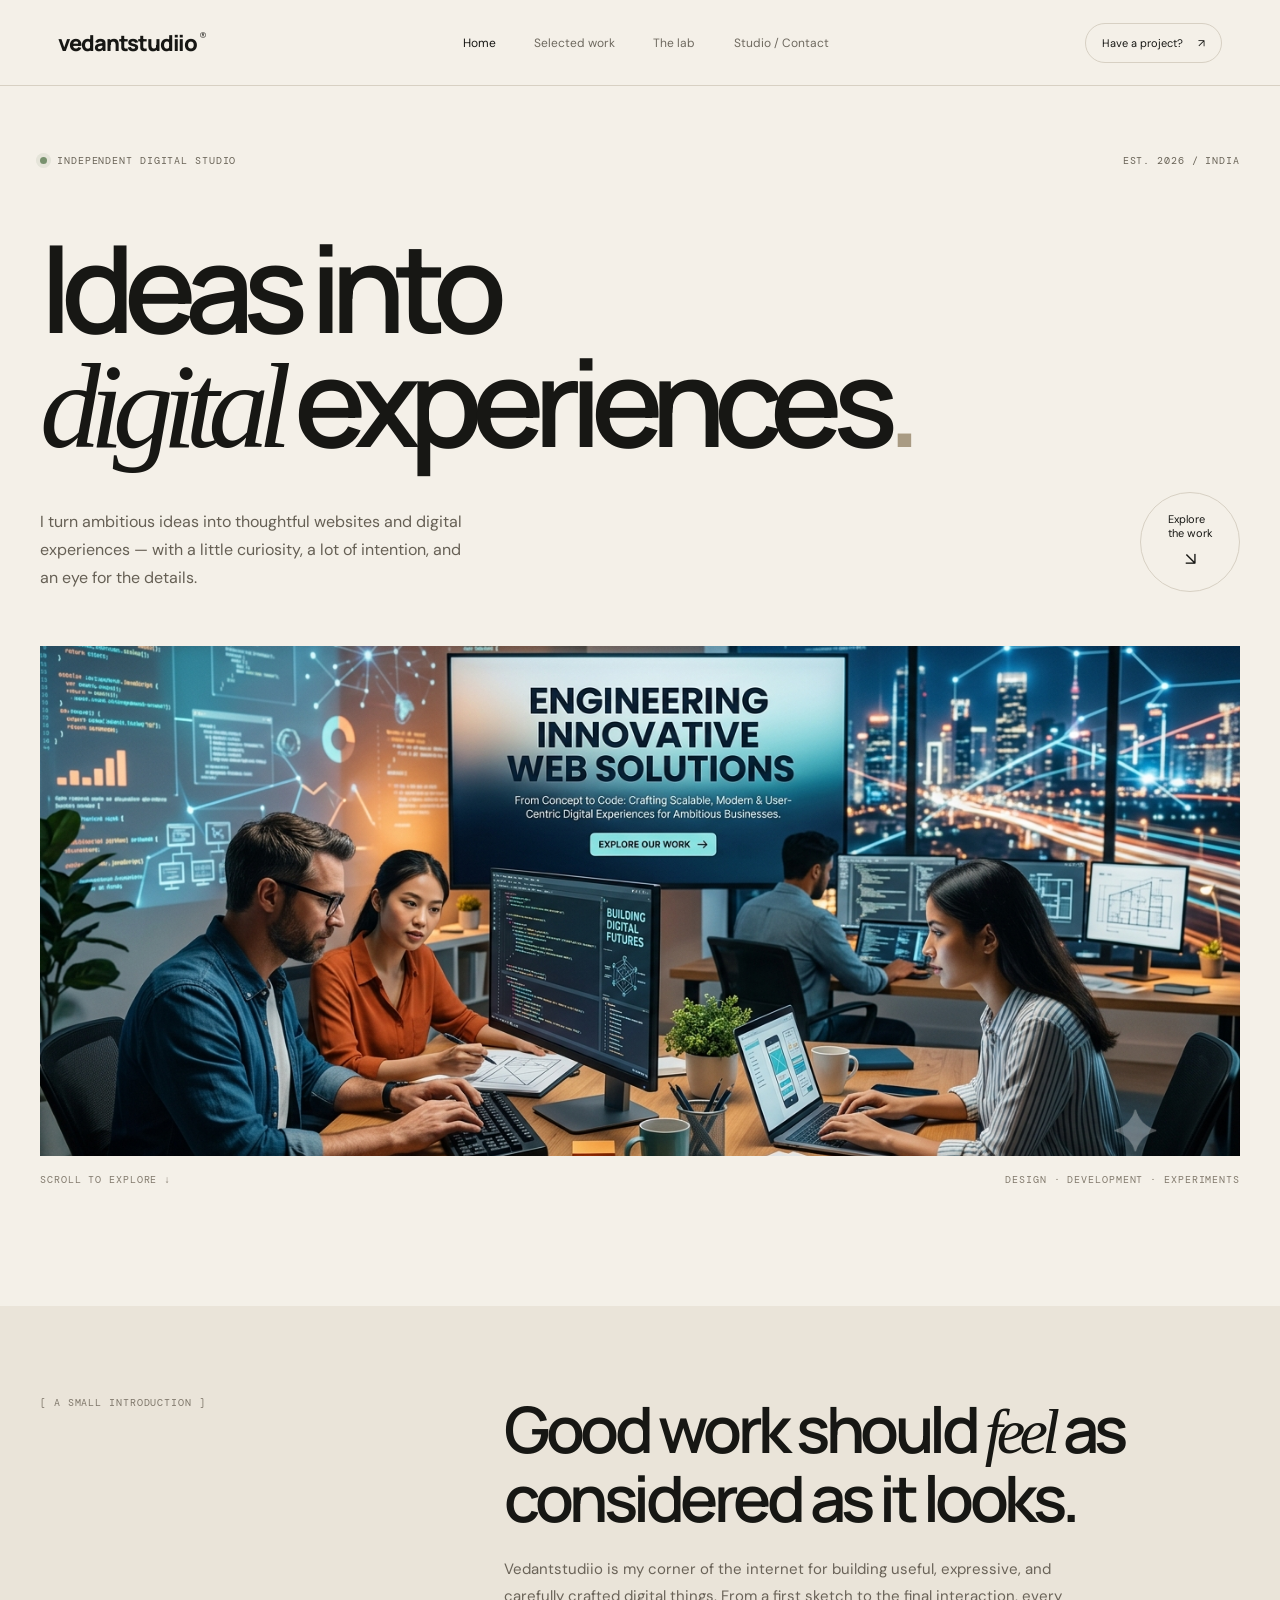
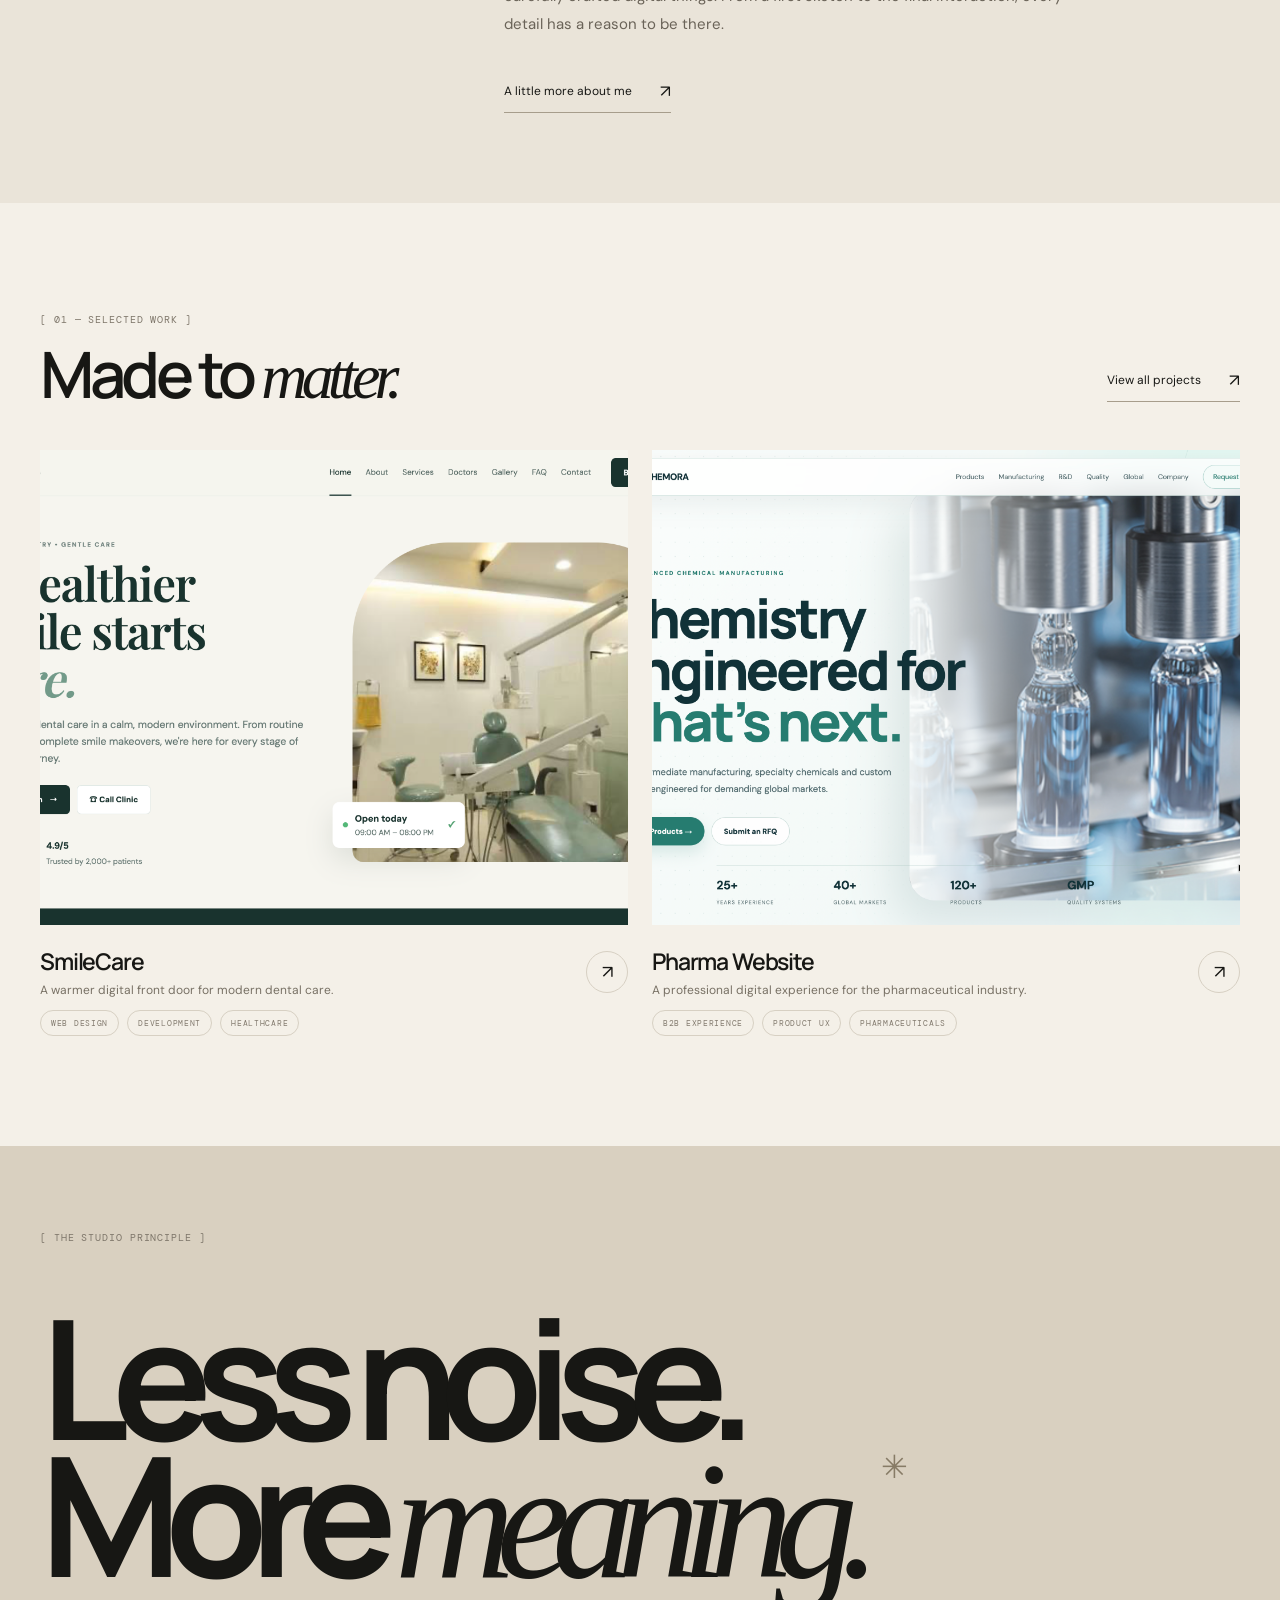
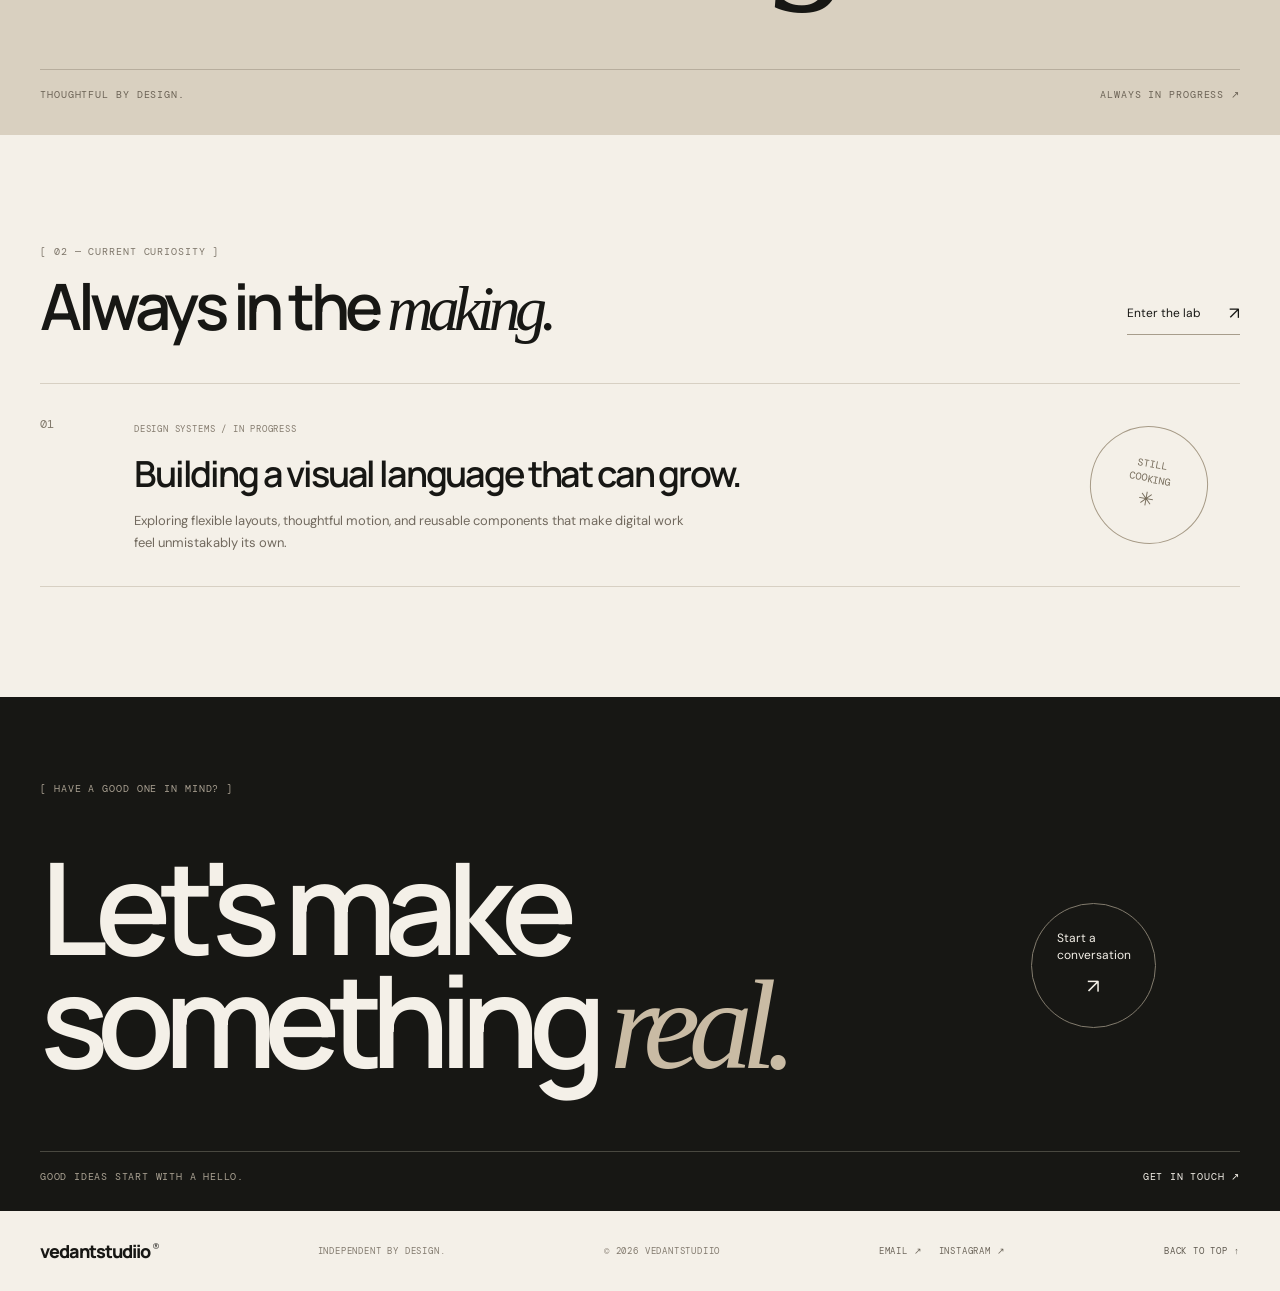
<file: index.html>
<!doctype html>
<html lang="en">
<head>
  <meta charset="utf-8">
  <meta name="viewport" content="width=device-width,initial-scale=1">
  <meta name="theme-color" content="#f4f0e8">
  <meta name="description" content="Vedantstudiio — independent digital studio creating thoughtful websites, digital experiences, and experiments.">

  <title>Vedantstudiio® — Ideas into digital experiences</title>

  <link rel="preconnect" href="https://fonts.googleapis.com">
  <link rel="preconnect" href="https://fonts.gstatic.com" crossorigin>
  <link href="https://fonts.googleapis.com/css2?family=DM+Mono:wght@400;500&family=DM+Sans:wght@400;500;600;700&family=Manrope:wght@400;500;600;700;800&display=swap" rel="stylesheet">

  <link rel="stylesheet" href="styles.css">
  <script defer src="script.js"></script>
</head>

<body>
  <div class="loader" aria-hidden="true">
    <span>V<span class="loader-dot">.</span></span>
    <small>MADE WITH INTENTION</small>
  </div>

  <header class="site-header">
    <a class="wordmark" href="index.html" aria-label="Vedantstudiio home">vedantstudiio<span>®</span></a>

    <nav class="nav" id="nav">
      <a class="active" href="index.html">Home </a>
      <a href="work.html">Selected work </a>
      <a href="lab.html">The lab </a>
      <a href="about.html">Studio / Contact </a>
    </nav>

    <a class="header-cta" href="about.html#contact">Have a project? <span>↗</span></a>

    <button class="menu-toggle" aria-label="Toggle menu" aria-expanded="false">
      <span></span>
      <span></span>
    </button>
  </header>

  <main>
    <section class="hero shell">
      <div class="eyebrow">
        <span class="status-dot"></span>
        INDEPENDENT DIGITAL STUDIO
        <span class="eyebrow-year">EST. 2026 / INDIA</span>
      </div>

      <h1>Ideas into<br><span class="serif-word">digital</span> experiences<span class="period">.</span></h1>

      <div class="hero-bottom">
        <p class="hero-copy">I turn ambitious ideas into thoughtful websites and digital experiences — with a little curiosity, a lot of intention, and an eye for the details.</p>

        <a class="round-link" href="work.html" aria-label="Explore selected work">
          <span>Explore<br>the work</span>
          <b>↘</b>
        </a>
      </div>

      <div class="hero-art image-slot" aria-label="Homepage visual">
        <img class="replaceable-image" src="assets/hero.jpg" alt="Vedantstudiio visual" onerror="this.classList.add('image-missing')">
        <span class="image-hint">ADD YOUR IMAGE · assets/hero.jpg</span>
        <div class="art-grid"></div>
        <div class="orbit orbit-one"></div>
        <div class="orbit orbit-two"></div>
        <div class="art-core"><span>V.</span></div>
        <span class="art-caption art-caption-left">FORM FOLLOWS FEELING</span>
        <span class="art-caption art-caption-right">DIGITAL / 001</span>
        <span class="art-cross cross-one">✳</span>
        <span class="art-cross cross-two">+</span>
      </div>

      <div class="hero-meta">
        <span>SCROLL TO EXPLORE ↓</span>
        <span>DESIGN · DEVELOPMENT · EXPERIMENTS</span>
      </div>
    </section>

    <section class="intro-band">
      <div class="shell intro-grid">
        <p class="section-label">[ A SMALL INTRODUCTION ]</p>

        <div>
          <h2>Good work should <span class="serif-word">feel</span> as considered as it looks.</h2>
          <p class="body-copy">Vedantstudiio is my corner of the internet for building useful, expressive, and carefully crafted digital things. From a first sketch to the final interaction, every detail has a reason to be there.</p>
          <a class="text-link" href="about.html">A little more about me <span>↗</span></a>
        </div>
      </div>
    </section>

    <section class="featured shell section-space">
      <div class="section-heading">
        <div>
          <p class="section-label">[ 01 — SELECTED WORK ]</p>
          <h2>Made to <span class="serif-word">matter.</span></h2>
        </div>

        <a class="text-link" href="work.html">View all projects <span>↗</span></a>
      </div>

      <div class="project-grid">

        <!-- PROJECT 1: SMILECARE -->
        <a
          class="project-card project-dental"
          href="https://vedantpimple09-a11y.github.io/smile-care/"
          target="_blank"
          rel="noopener noreferrer"
          aria-label="Visit the SmileCare website"
        >
          <div class="project-visual dental-visual image-slot">
            <img class="replaceable-image" src="assets/smilecare.jpg" alt="SmileCare website preview" onerror="this.classList.add('image-missing')">
            <span class="image-hint">ADD SCREENSHOT · assets/smilecare.jpg</span>

            <div class="visual-top">
              <span>SC / 01</span>
              <span>HEALTHCARE</span>
            </div>

            <div class="dental-window">
              <div class="dental-nav">
                <b>smile<span>care.</span></b>
                <small>Care that feels different.</small>
              </div>

              <div class="dental-copy">
                A healthier<br>
                <em>kind of smile.</em>
                <i>↗</i>
              </div>

              <div class="dental-sun"></div>
              <div class="dental-leaf leaf-a"></div>
              <div class="dental-leaf leaf-b"></div>
              <div class="dental-pill">YOUR SMILE, OUR PRIORITY</div>
            </div>

            <span class="visual-index">01 / 02</span>
          </div>

          <div class="project-info">
            <div>
              <h3>SmileCare</h3>
              <p>A warmer digital front door for modern dental care.</p>
            </div>
            <span class="arrow-circle">↗</span>
          </div>

          <div class="project-tags">
            <span>WEB DESIGN</span>
            <span>DEVELOPMENT</span>
            <span>HEALTHCARE</span>
          </div>
        </a>

        <!-- PROJECT 2: PHARMA WEBSITE -->
        <a
          class="project-card project-industrial"
          href="https://pharma-rose.vercel.app/"
          target="_blank"
          rel="noopener noreferrer"
          aria-label="Visit the pharma website"
        >
          <div class="project-visual chemistry-visual image-slot">
            <img class="replaceable-image" src="assets/elementa.jpg" alt="Pharmaceutical website preview" onerror="this.classList.add('image-missing')">
            <span class="image-hint">ADD SCREENSHOT · assets/elementa.jpg</span>

            <div class="visual-top">
              <span>SC / 02</span>
              <span>PHARMACEUTICALS</span>
            </div>

            <div class="chem-orb orb-a"></div>
            <div class="chem-orb orb-b"></div>
            <div class="chem-orb orb-c"></div>
            <div class="chem-lines"></div>

            <div class="chem-title">
              PRECISION<br>
              <em>IN EVERY</em><br>
              MOLECULE.
            </div>

            <div class="chem-footer">
              <span>RESEARCH / QUALITY / SCALE</span>
              <span>VST—02</span>
            </div>

            <span class="visual-index">02 / 02</span>
          </div>

          <div class="project-info">
            <div>
              <h3>Pharma Website</h3>
              <p>A professional digital experience for the pharmaceutical industry.</p>
            </div>
            <span class="arrow-circle">↗</span>
          </div>

          <div class="project-tags">
            <span>B2B EXPERIENCE</span>
            <span>PRODUCT UX</span>
            <span>PHARMACEUTICALS</span>
          </div>
        </a>

      </div>
    </section>

    <section class="manifesto">
      <div class="shell manifesto-inner">
        <p class="section-label">[ THE STUDIO PRINCIPLE ]</p>
        <p class="manifesto-text">Less noise.<br>More <span class="serif-word">meaning.</span><span class="manifesto-star">✳</span></p>

        <div class="manifesto-bottom">
          <span>THOUGHTFUL BY DESIGN.</span>
          <span>ALWAYS IN PROGRESS ↗</span>
        </div>
      </div>
    </section>

    <section class="home-lab shell section-space">
      <div class="section-heading">
        <div>
          <p class="section-label">[ 02 — CURRENT CURIOSITY ]</p>
          <h2>Always in the <span class="serif-word">making.</span></h2>
        </div>

        <a class="text-link" href="lab.html">Enter the lab <span>↗</span></a>
      </div>

      <div class="lab-strip">
        <div class="lab-number">01</div>

        <div class="lab-main">
          <span class="mini-label">DESIGN SYSTEMS / IN PROGRESS</span>
          <h3>Building a visual language that can grow.</h3>
          <p>Exploring flexible layouts, thoughtful motion, and reusable components that make digital work feel unmistakably its own.</p>
        </div>

        <div class="lab-stamp">STILL<br>COOKING <span>✳</span></div>
      </div>
    </section>

    <section class="contact-banner">
      <div class="shell contact-inner">
        <p class="section-label">[ HAVE A GOOD ONE IN MIND? ]</p>

        <h2>Let's make<br>something <span class="serif-word">real.</span></h2>

        <a class="contact-circle" href="about.html#contact">
          <span>Start a<br>conversation</span>
          <b>↗</b>
        </a>

        <div class="contact-bottom">
          <span>GOOD IDEAS START WITH A HELLO.</span>
          <a href="about.html#contact">GET IN TOUCH ↗</a>
        </div>
      </div>
    </section>
  </main>

  <footer class="site-footer shell">
    <a class="wordmark" href="index.html">vedantstudiio<span>®</span></a>
    <span>INDEPENDENT BY DESIGN.</span>
    <span>© <span data-year>2026</span> VEDANTSTUDIIO</span>

    <div class="footer-social">
      <a href="mailto:vcryptofficial01@gmail.com">EMAIL ↗</a>
      <a href="https://instagram.com/vedantstudiio?srtk=dDhkZWZseGZianFi" target="_blank" rel="noopener noreferrer">INSTAGRAM ↗</a>
    </div>

    <a href="#top" class="back-top">BACK TO TOP ↑</a>
  </footer>
</body>
</html>
</file>
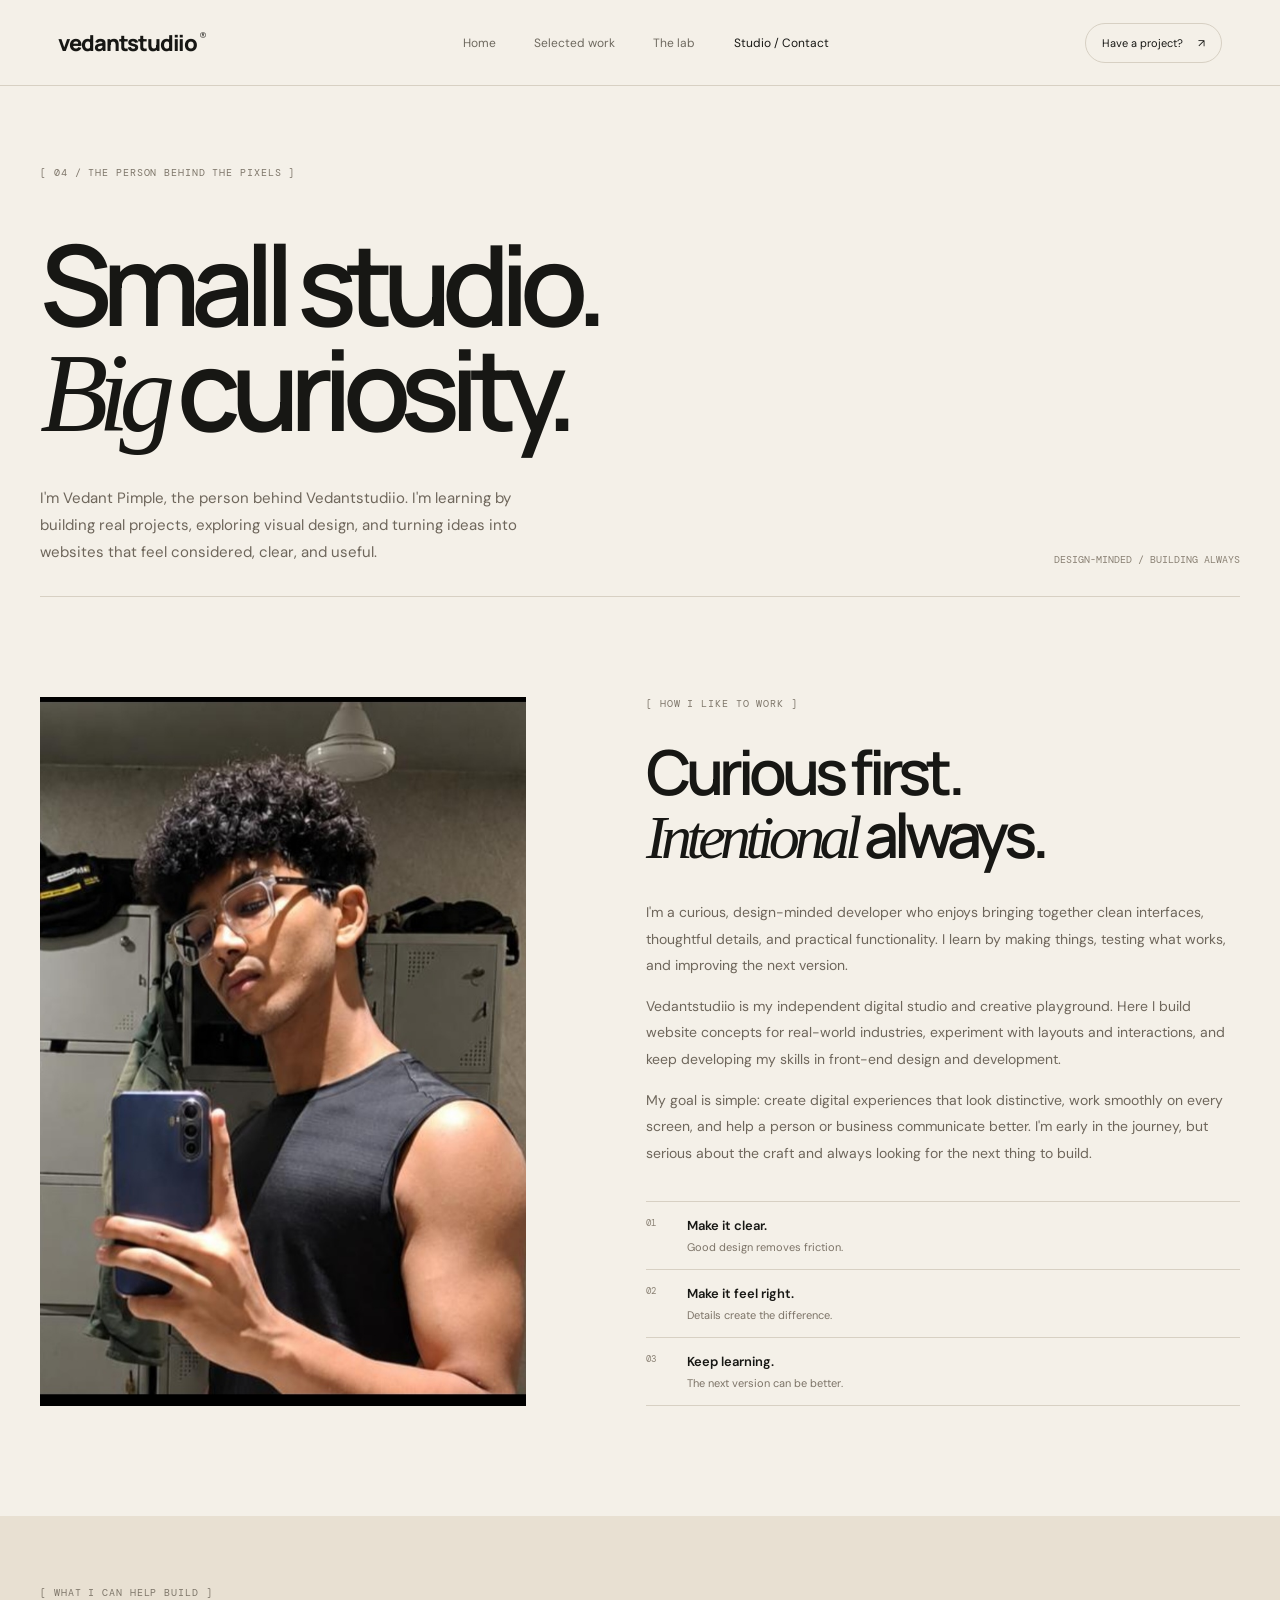
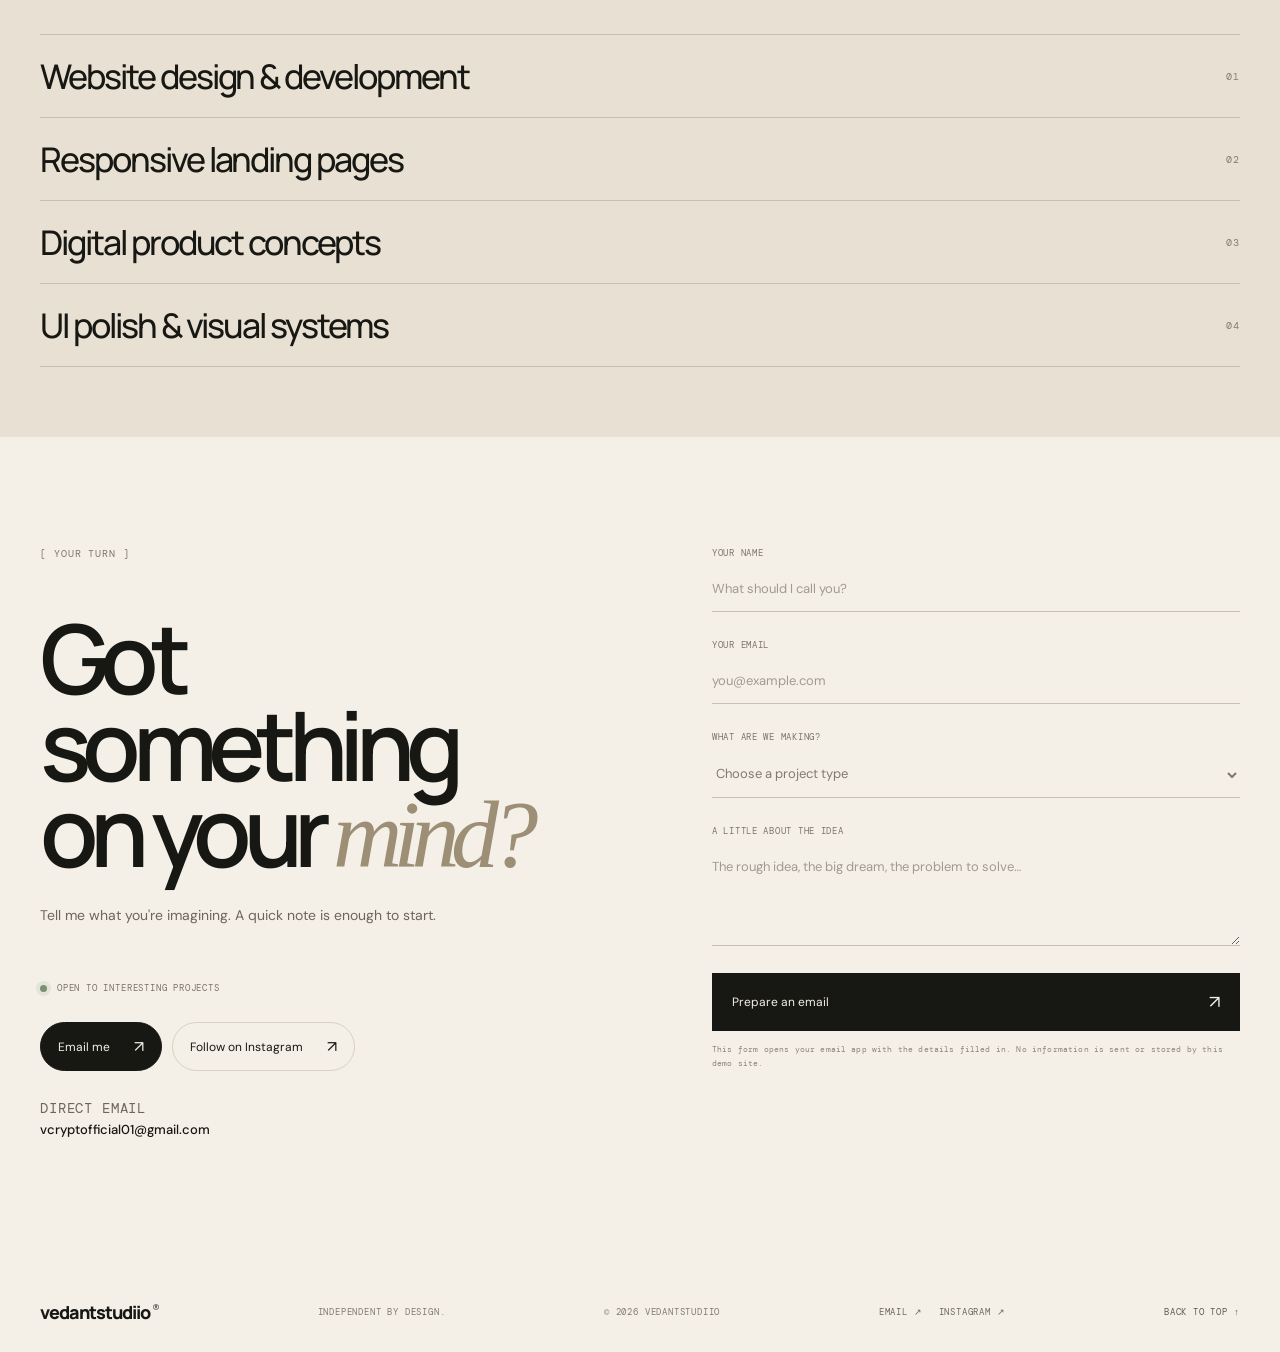
<file: about.html>
<!doctype html><html lang="en"><head><meta charset="utf-8"><meta name="viewport" content="width=device-width,initial-scale=1"><meta name="theme-color" content="#f4f0e8"><meta name="description" content="Meet Vedantstudiio and start a project conversation."><title>Studio / Contact — Vedantstudiio®</title><link rel="preconnect" href="https://fonts.googleapis.com"><link href="https://fonts.googleapis.com/css2?family=DM+Mono:wght@400;500&family=DM+Sans:wght@400;500;600;700&family=Manrope:wght@400;500;600;700;800&display=swap" rel="stylesheet"><link rel="stylesheet" href="styles.css"><script defer src="script.js"></script></head><body><header class="site-header"><a class="wordmark" href="index.html">vedantstudiio<span>®</span></a><nav class="nav" id="nav"><a href="index.html">Home </a><a href="work.html">Selected work </a><a href="lab.html">The lab </a><a class="active" href="about.html">Studio / Contact </a></nav><a class="header-cta" href="#contact">Have a project? <span>↗</span></a><button class="menu-toggle" aria-label="Toggle menu" aria-expanded="false"><span></span><span></span></button></header><main><section class="page-hero shell about-hero"><p class="section-label">[ 04 / THE PERSON BEHIND THE PIXELS ]</p><h1>Small studio.<br><span class="serif-word">Big</span> curiosity.</h1><div class="page-hero-bottom"><p>I'm Vedant Pimple, the person behind Vedantstudiio. I'm learning by building real projects, exploring visual design, and turning ideas into websites that feel considered, clear, and useful.</p><span>DESIGN-MINDED / BUILDING ALWAYS</span></div></section><section class="about-story shell"><div class="about-mark image-slot"><img class="replaceable-image portrait-image" src="assets/vedant.jpg" alt="Portrait of Vedant" onerror="this.classList.add('image-missing')"><span class="image-hint">ADD YOUR PHOTO · assets/vedant.jpg</span><div class="about-mark-inner"><span>V.</span><small>IDEAS<br>IN MOTION</small><b>✳</b></div><span class="about-mark-caption">A WORK IN PROGRESS, BY DESIGN.</span></div><div class="about-copy"><p class="section-label">[ HOW I LIKE TO WORK ]</p><h2>Curious first.<br><span class="serif-word">Intentional</span> always.</h2><p>I'm a curious, design-minded developer who enjoys bringing together clean interfaces, thoughtful details, and practical functionality. I learn by making things, testing what works, and improving the next version.</p><p>Vedantstudiio is my independent digital studio and creative playground. Here I build website concepts for real-world industries, experiment with layouts and interactions, and keep developing my skills in front-end design and development.</p><p>My goal is simple: create digital experiences that look distinctive, work smoothly on every screen, and help a person or business communicate better. I'm early in the journey, but serious about the craft and always looking for the next thing to build.</p><div class="principles"><div><span>01</span><b>Make it clear.</b><p>Good design removes friction.</p></div><div><span>02</span><b>Make it feel right.</b><p>Details create the difference.</p></div><div><span>03</span><b>Keep learning.</b><p>The next version can be better.</p></div></div></div></section><section class="services-band"><div class="shell"><p class="section-label">[ WHAT I CAN HELP BUILD ]</p><div class="service-row"><h3>Website design & development</h3><span>01</span></div><div class="service-row"><h3>Responsive landing pages</h3><span>02</span></div><div class="service-row"><h3>Digital product concepts</h3><span>03</span></div><div class="service-row"><h3>UI polish & visual systems</h3><span>04</span></div></div></section><section class="contact-section shell" id="contact"><div class="contact-intro"><p class="section-label">[ YOUR TURN ]</p><h2>Got something<br>on your <span class="serif-word">mind?</span></h2><p>Tell me what you're imagining. A quick note is enough to start.</p><div class="contact-aside"><span class="status-dot"></span> OPEN TO INTERESTING PROJECTS</div><div class="about-social-actions"><a class="social-action social-action-dark" href="mailto:vcryptofficial01@gmail.com">Email me <span>↗</span></a><a class="social-action" href="https://instagram.com/vedantstudiio?srtk=dDhkZWZseGZianFi" target="_blank" rel="noopener noreferrer">Follow on Instagram <span>↗</span></a></div><p class="contact-email-line">DIRECT EMAIL <a href="mailto:vcryptofficial01@gmail.com">vcryptofficial01@gmail.com</a></p></div><form class="contact-form" id="contact-form"><label for="name">YOUR NAME</label><input id="name" name="name" placeholder="What should I call you?" required><label for="email">YOUR EMAIL</label><input id="email" name="email" type="email" placeholder="you@example.com" required><label for="project">WHAT ARE WE MAKING?</label><select id="project" name="project" required><option value="" disabled selected>Choose a project type</option><option>Business website</option><option>Landing page</option><option>Digital product / concept</option><option>Something else</option></select><label for="message">A LITTLE ABOUT THE IDEA</label><textarea id="message" name="message" rows="4" placeholder="The rough idea, the big dream, the problem to solve…" required></textarea><button class="submit-button" type="submit">Prepare an email <span>↗</span></button><p class="form-note">This form opens your email app with the details filled in. No information is sent or stored by this demo site.</p><p class="form-feedback" id="form-feedback" aria-live="polite"></p></form></section></main><footer class="site-footer shell"><a class="wordmark" href="index.html">vedantstudiio<span>®</span></a><span>INDEPENDENT BY DESIGN.</span><span>© <span data-year>2026</span> VEDANTSTUDIIO</span><div class="footer-social"><a href="mailto:vcryptofficial01@gmail.com">EMAIL ↗</a><a href="https://instagram.com/vedantstudiio?srtk=dDhkZWZseGZianFi" target="_blank" rel="noopener noreferrer">INSTAGRAM ↗</a></div><a href="#top" class="back-top">BACK TO TOP ↑</a></footer></body></html>
</file>
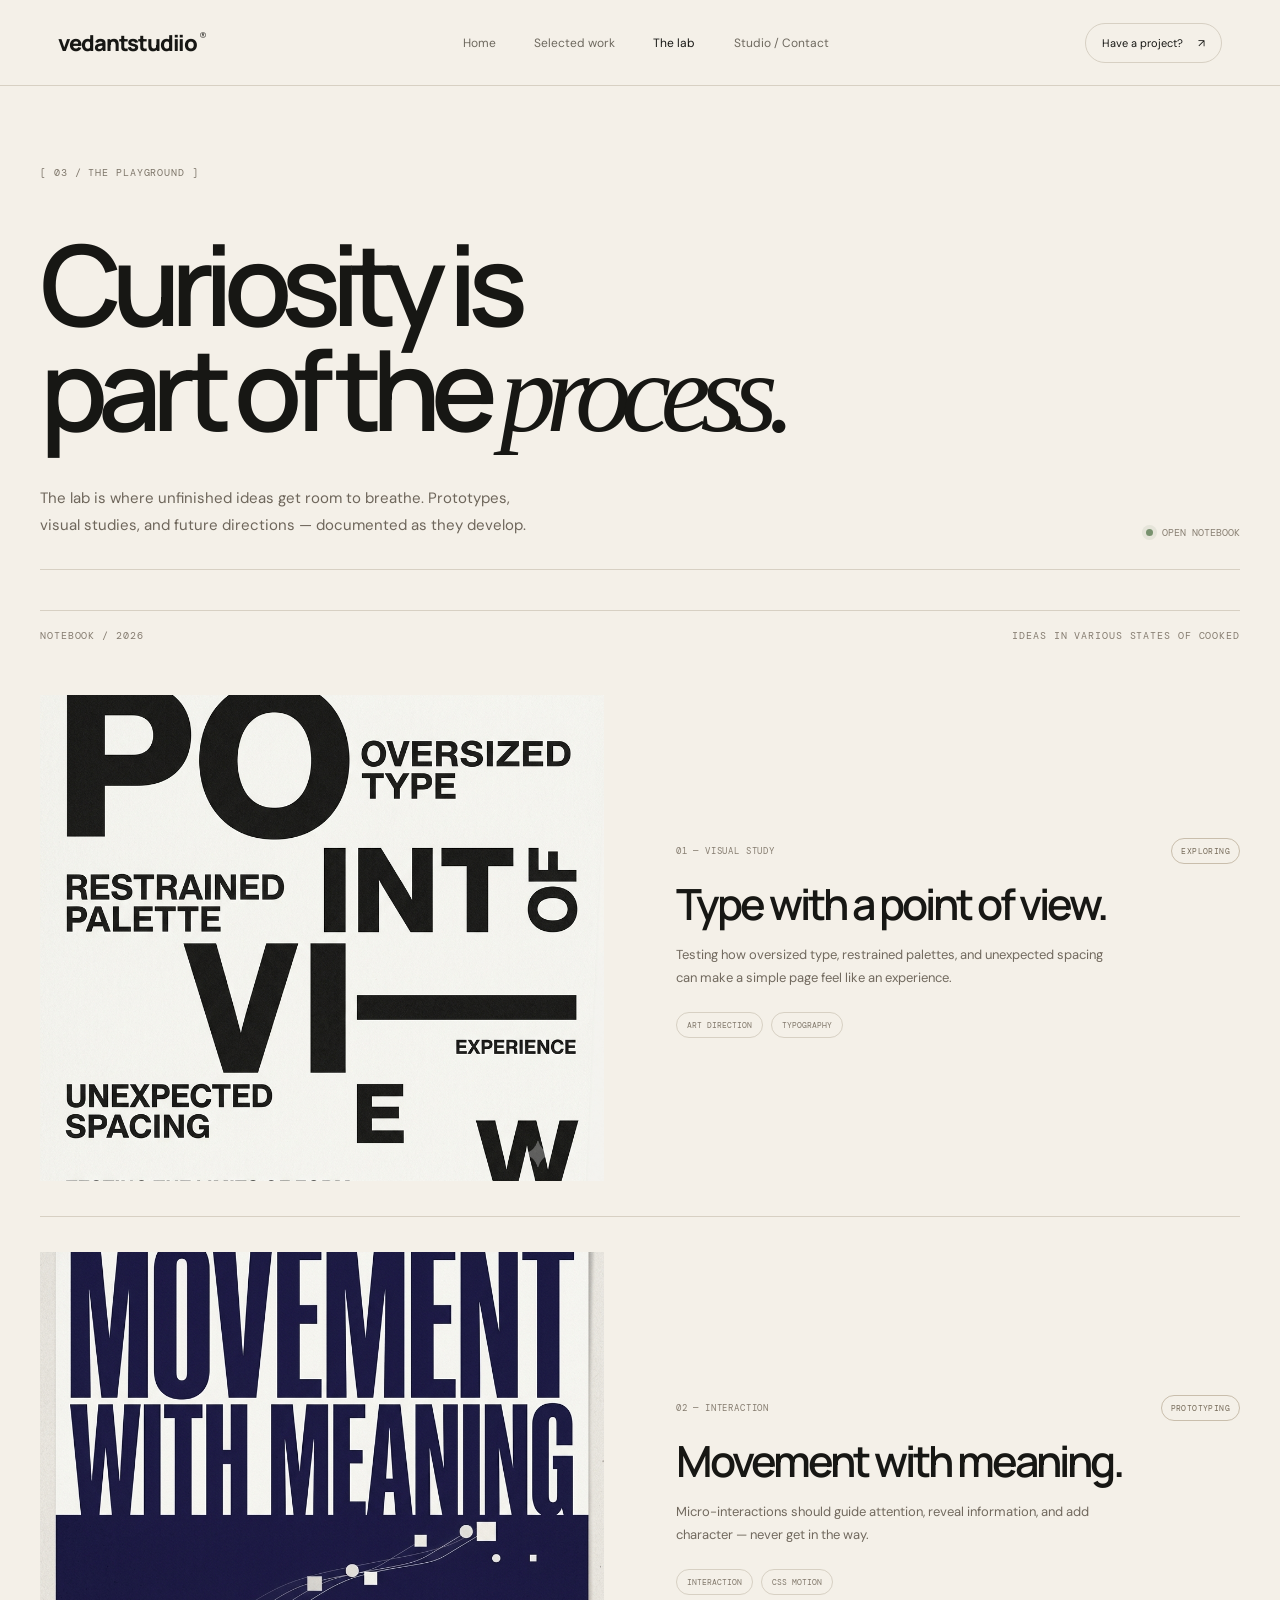
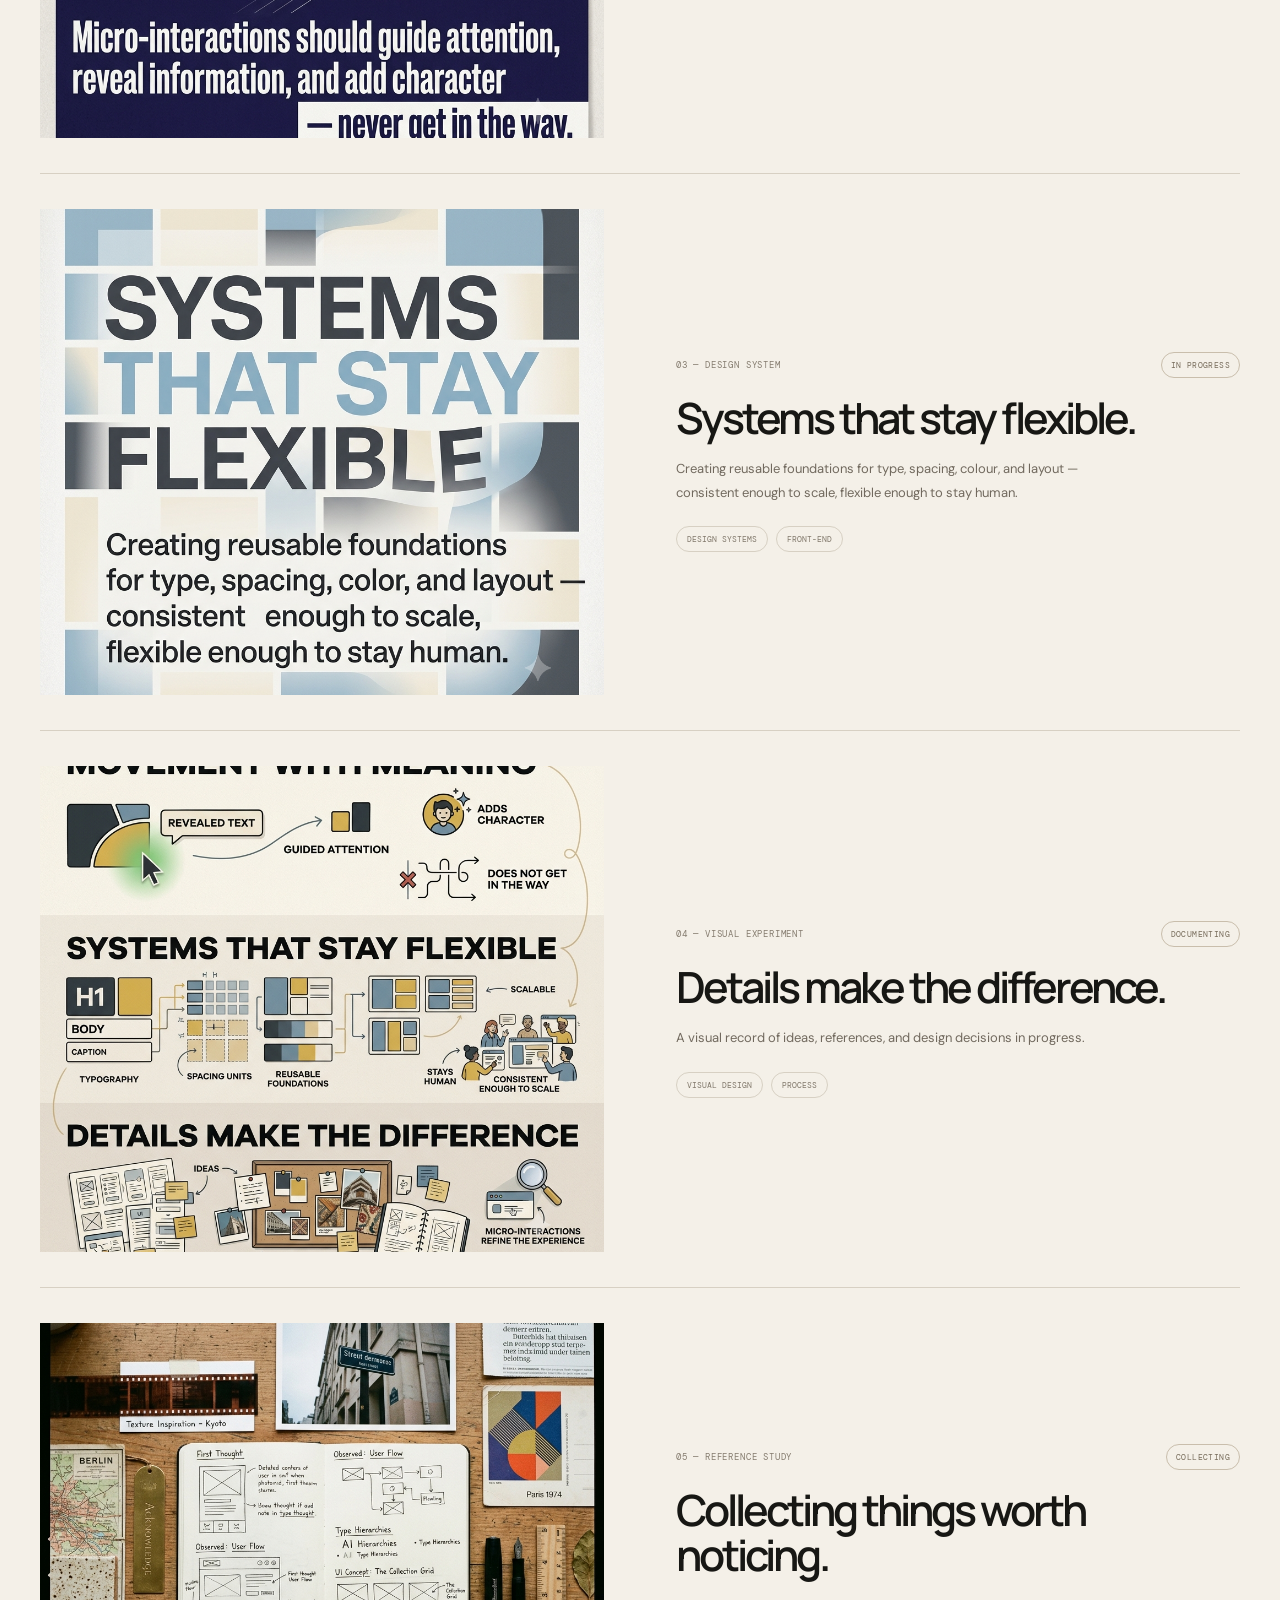
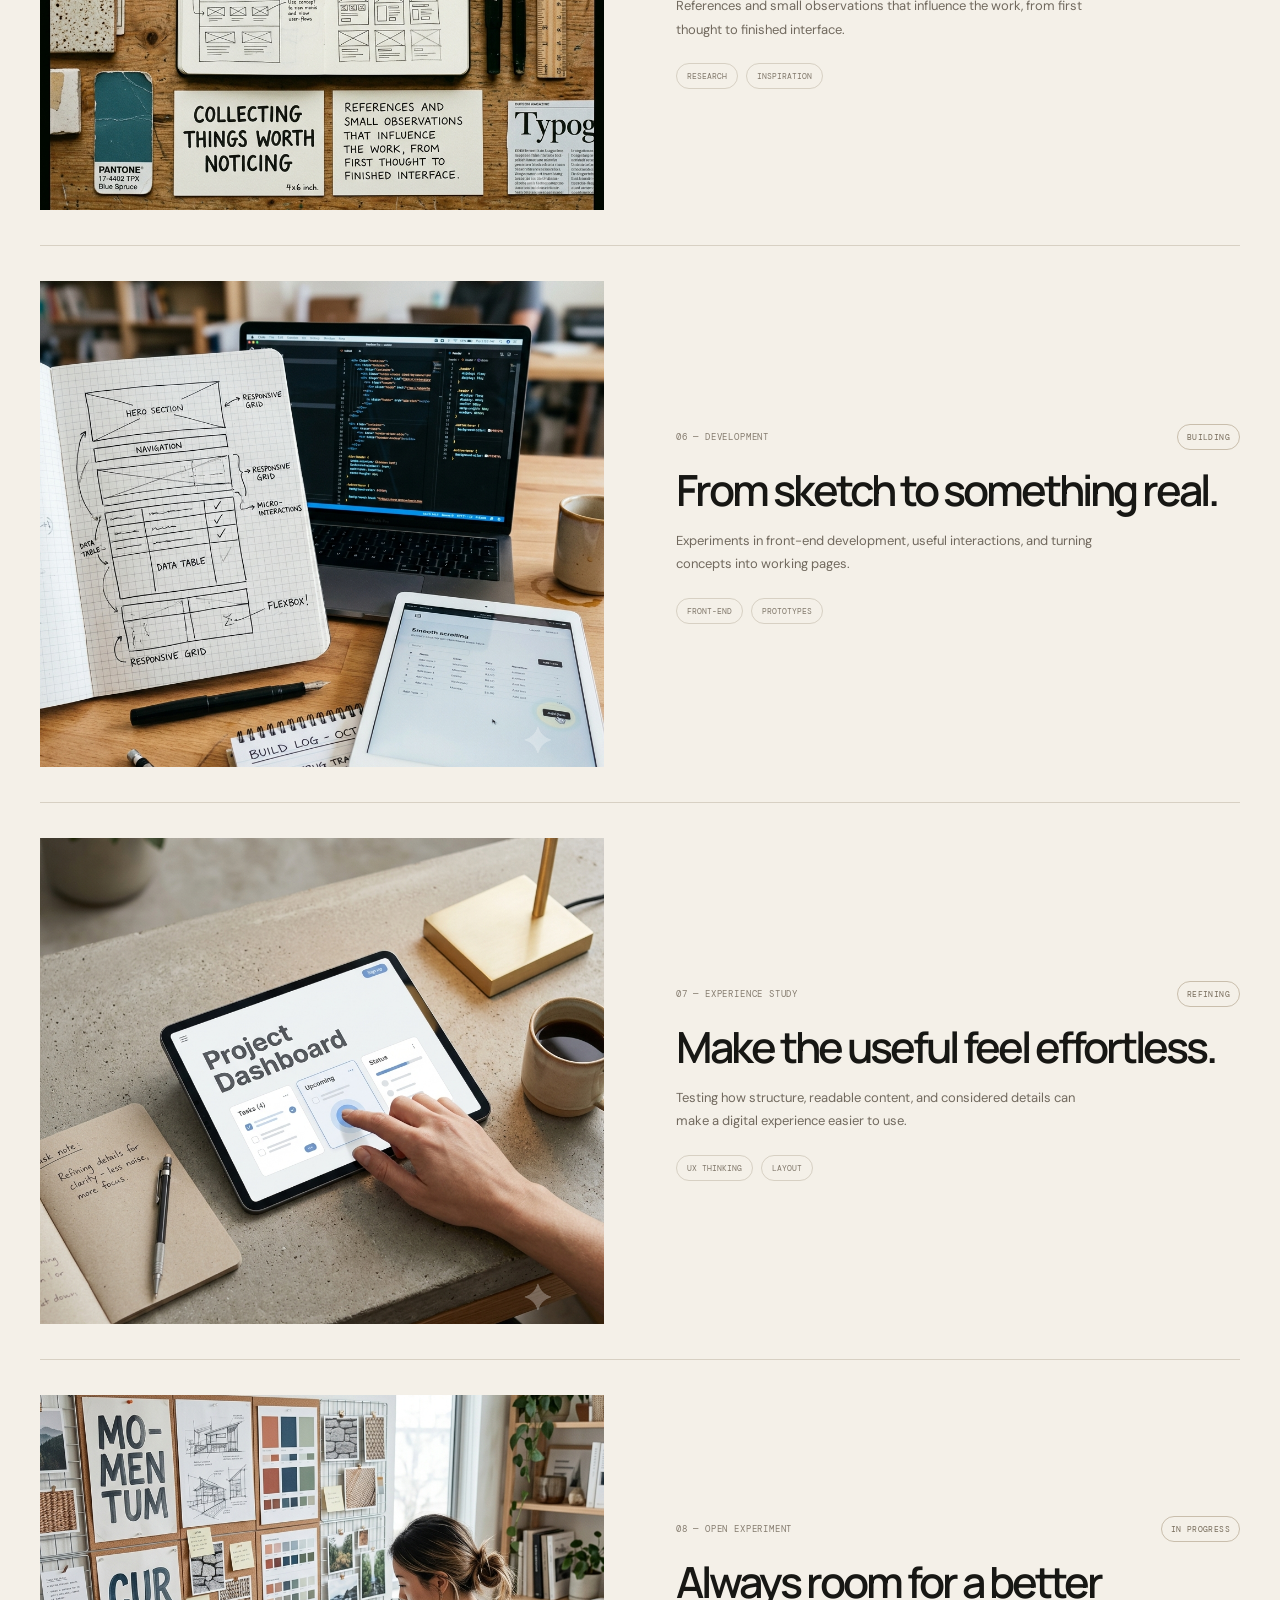
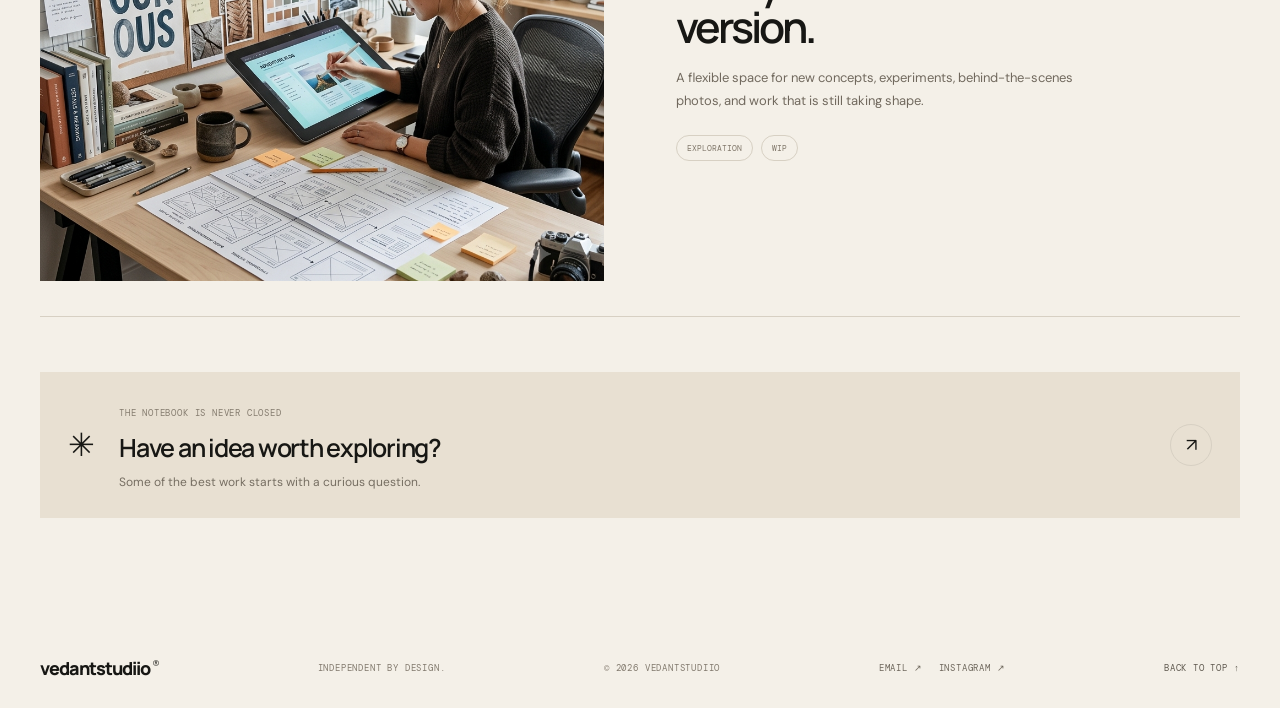
<file: lab.html>
<!doctype html><html lang="en"><head><meta charset="utf-8"><meta name="viewport" content="width=device-width,initial-scale=1"><meta name="theme-color" content="#f4f0e8"><meta name="description" content="Experiments, works in progress, and ideas in the making at Vedantstudiio."><title>The Lab — Vedantstudiio®</title><link rel="preconnect" href="https://fonts.googleapis.com"><link href="https://fonts.googleapis.com/css2?family=DM+Mono:wght@400;500&family=DM+Sans:wght@400;500;600;700&family=Manrope:wght@400;500;600;700;800&display=swap" rel="stylesheet"><link rel="stylesheet" href="styles.css"><script defer src="script.js"></script></head><body><header class="site-header"><a class="wordmark" href="index.html">vedantstudiio<span>®</span></a><nav class="nav" id="nav"><a href="index.html">Home </a><a href="work.html">Selected work </a><a class="active" href="lab.html">The lab </a><a href="about.html">Studio / Contact </a></nav><a class="header-cta" href="about.html#contact">Have a project? <span>↗</span></a><button class="menu-toggle" aria-label="Toggle menu" aria-expanded="false"><span></span><span></span></button></header><main><section class="page-hero shell lab-hero"><p class="section-label">[ 03 / THE PLAYGROUND ]</p><h1>Curiosity is<br>part of the <span class="serif-word">process.</span></h1><div class="page-hero-bottom"><p>The lab is where unfinished ideas get room to breathe. Prototypes, visual studies, and future directions — documented as they develop.</p><span class="live-note"><span class="status-dot"></span> OPEN NOTEBOOK</span></div></section><section class="lab-board shell"><div class="lab-board-head"><span>NOTEBOOK / 2026</span><span>IDEAS IN VARIOUS STATES OF COOKED</span></div><article class="lab-item lab-item-feature"><div class="lab-art type-art image-slot"><img class="replaceable-image" src="assets/lab-type.jpg" alt="Typography experiment preview" onerror="this.classList.add('image-missing')"><span class="image-hint">OPTIONAL IMAGE · assets/lab-type.jpg</span><span class="type-art-small">STUDY NO. 001</span><span class="type-art-big">TYPE<br><em>HAS</em><br>FEELING.</span><span class="type-art-star">✳</span><span class="type-art-foot">FORM / RHYTHM / SPACE</span></div><div class="lab-item-copy"><div class="lab-item-top"><span class="mini-label">01 — VISUAL STUDY</span><span class="status-pill">EXPLORING</span></div><h2>Type with a point of view.</h2><p>Testing how oversized type, restrained palettes, and unexpected spacing can make a simple page feel like an experience.</p><div class="lab-tags"><span>ART DIRECTION</span><span>TYPOGRAPHY</span></div></div></article><article class="lab-item"><div class="lab-art motion-art image-slot"><img class="replaceable-image" src="assets/lab-motion.jpg" alt="Motion experiment preview" onerror="this.classList.add('image-missing')"><span class="image-hint">OPTIONAL IMAGE · assets/lab-motion.jpg</span><div class="motion-rings"><span></span><span></span><span></span><span></span><i>V.</i></div><span class="motion-label">MOTION / STUDY 02</span></div><div class="lab-item-copy"><div class="lab-item-top"><span class="mini-label">02 — INTERACTION</span><span class="status-pill">PROTOTYPING</span></div><h2>Movement with meaning.</h2><p>Micro-interactions should guide attention, reveal information, and add character — never get in the way.</p><div class="lab-tags"><span>INTERACTION</span><span>CSS MOTION</span></div></div></article><article class="lab-item"><div class="lab-art system-art image-slot"><img class="replaceable-image" src="assets/lab-system.jpg" alt="Design system experiment preview" onerror="this.classList.add('image-missing')"><span class="image-hint">OPTIONAL IMAGE · assets/lab-system.jpg</span><div class="system-window"><div class="system-window-head"><span></span><span></span><span></span><b>COMPONENT / 03</b></div><div class="system-block block-a"></div><div class="system-block block-b"></div><div class="system-block block-c"></div><div class="system-line"></div></div><span class="system-label">BUILD SMALL. THINK SYSTEMIC.</span></div><div class="lab-item-copy"><div class="lab-item-top"><span class="mini-label">03 — DESIGN SYSTEM</span><span class="status-pill">IN PROGRESS</span></div><h2>Systems that stay flexible.</h2><p>Creating reusable foundations for type, spacing, colour, and layout — consistent enough to scale, flexible enough to stay human.</p><div class="lab-tags"><span>DESIGN SYSTEMS</span><span>FRONT-END</span></div></div></article><article class="lab-item">
<div class="lab-art lab-photo-art lab-photo-04 image-slot"><img class="replaceable-image" src="assets/lab-04.jpg" alt="Creative project photograph 04" onerror="this.classList.add('image-missing')"><span class="image-hint">YOUR PHOTO · assets/lab-04.jpg</span><span class="photo-art-index">STUDY NO. 004</span><span class="photo-art-word">DIGITAL<br><em>CRAFT.</em></span><span class="photo-art-foot">DESIGN / DETAIL / DIRECTION</span></div>
<div class="lab-item-copy"><div class="lab-item-top"><span class="mini-label">04 — VISUAL EXPERIMENT</span><span class="status-pill">DOCUMENTING</span></div><h2>Details make the difference.</h2><p>A visual record of ideas, references, and design decisions in progress.</p><div class="lab-tags"><span>VISUAL DESIGN</span><span>PROCESS</span></div></div></article>
<article class="lab-item">
<div class="lab-art lab-photo-art lab-photo-05 image-slot"><img class="replaceable-image" src="assets/lab-05.jpg" alt="Creative project photograph 05" onerror="this.classList.add('image-missing')"><span class="image-hint">YOUR PHOTO · assets/lab-05.jpg</span><span class="photo-art-index">STUDY NO. 005</span><span class="photo-art-word">IDEAS<br><em>IN FORM.</em></span><span class="photo-art-foot">RESEARCH / REFERENCES / NOTES</span></div>
<div class="lab-item-copy"><div class="lab-item-top"><span class="mini-label">05 — REFERENCE STUDY</span><span class="status-pill">COLLECTING</span></div><h2>Collecting things worth noticing.</h2><p>References and small observations that influence the work, from first thought to finished interface.</p><div class="lab-tags"><span>RESEARCH</span><span>INSPIRATION</span></div></div></article>
<article class="lab-item">
<div class="lab-art lab-photo-art lab-photo-06 image-slot"><img class="replaceable-image" src="assets/lab-06.jpg" alt="Creative project photograph 06" onerror="this.classList.add('image-missing')"><span class="image-hint">YOUR PHOTO · assets/lab-06.jpg</span><span class="photo-art-index">STUDY NO. 006</span><span class="photo-art-word">BUILD<br><em>BETTER.</em></span><span class="photo-art-foot">CODE / STRUCTURE / FUNCTION</span></div>
<div class="lab-item-copy"><div class="lab-item-top"><span class="mini-label">06 — DEVELOPMENT</span><span class="status-pill">BUILDING</span></div><h2>From sketch to something real.</h2><p>Experiments in front-end development, useful interactions, and turning concepts into working pages.</p><div class="lab-tags"><span>FRONT-END</span><span>PROTOTYPES</span></div></div></article>
<article class="lab-item">
<div class="lab-art lab-photo-art lab-photo-07 image-slot"><img class="replaceable-image" src="assets/lab-07.jpg" alt="Creative project photograph 07" onerror="this.classList.add('image-missing')"><span class="image-hint">YOUR PHOTO · assets/lab-07.jpg</span><span class="photo-art-index">STUDY NO. 007</span><span class="photo-art-word">MAKE<br><em>IT CLEAR.</em></span><span class="photo-art-foot">CLARITY / HIERARCHY / UX</span></div>
<div class="lab-item-copy"><div class="lab-item-top"><span class="mini-label">07 — EXPERIENCE STUDY</span><span class="status-pill">REFINING</span></div><h2>Make the useful feel effortless.</h2><p>Testing how structure, readable content, and considered details can make a digital experience easier to use.</p><div class="lab-tags"><span>UX THINKING</span><span>LAYOUT</span></div></div></article>
<article class="lab-item">
<div class="lab-art lab-photo-art lab-photo-08 image-slot"><img class="replaceable-image" src="assets/lab-08.jpg" alt="Creative project photograph 08" onerror="this.classList.add('image-missing')"><span class="image-hint">YOUR PHOTO · assets/lab-08.jpg</span><span class="photo-art-index">STUDY NO. 008</span><span class="photo-art-word">NEXT<br><em>ITERATION.</em></span><span class="photo-art-foot">TEST / LEARN / REPEAT</span></div>
<div class="lab-item-copy"><div class="lab-item-top"><span class="mini-label">08 — OPEN EXPERIMENT</span><span class="status-pill">IN PROGRESS</span></div><h2>Always room for a better version.</h2><p>A flexible space for new concepts, experiments, behind-the-scenes photos, and work that is still taking shape.</p><div class="lab-tags"><span>EXPLORATION</span><span>WIP</span></div></div></article>
<div class="lab-submit"><span class="lab-submit-star">✳</span><div><span class="mini-label">THE NOTEBOOK IS NEVER CLOSED</span><h3>Have an idea worth exploring?</h3><p>Some of the best work starts with a curious question.</p></div><a class="arrow-circle" href="about.html#contact">↗</a></div></section></main><footer class="site-footer shell"><a class="wordmark" href="index.html">vedantstudiio<span>®</span></a><span>INDEPENDENT BY DESIGN.</span><span>© <span data-year>2026</span> VEDANTSTUDIIO</span><div class="footer-social"><a href="mailto:vcryptofficial01@gmail.com">EMAIL ↗</a><a href="https://instagram.com/vedantstudiio?srtk=dDhkZWZseGZianFi" target="_blank" rel="noopener noreferrer">INSTAGRAM ↗</a></div><a href="#top" class="back-top">BACK TO TOP ↑</a></footer></body></html>
</file>
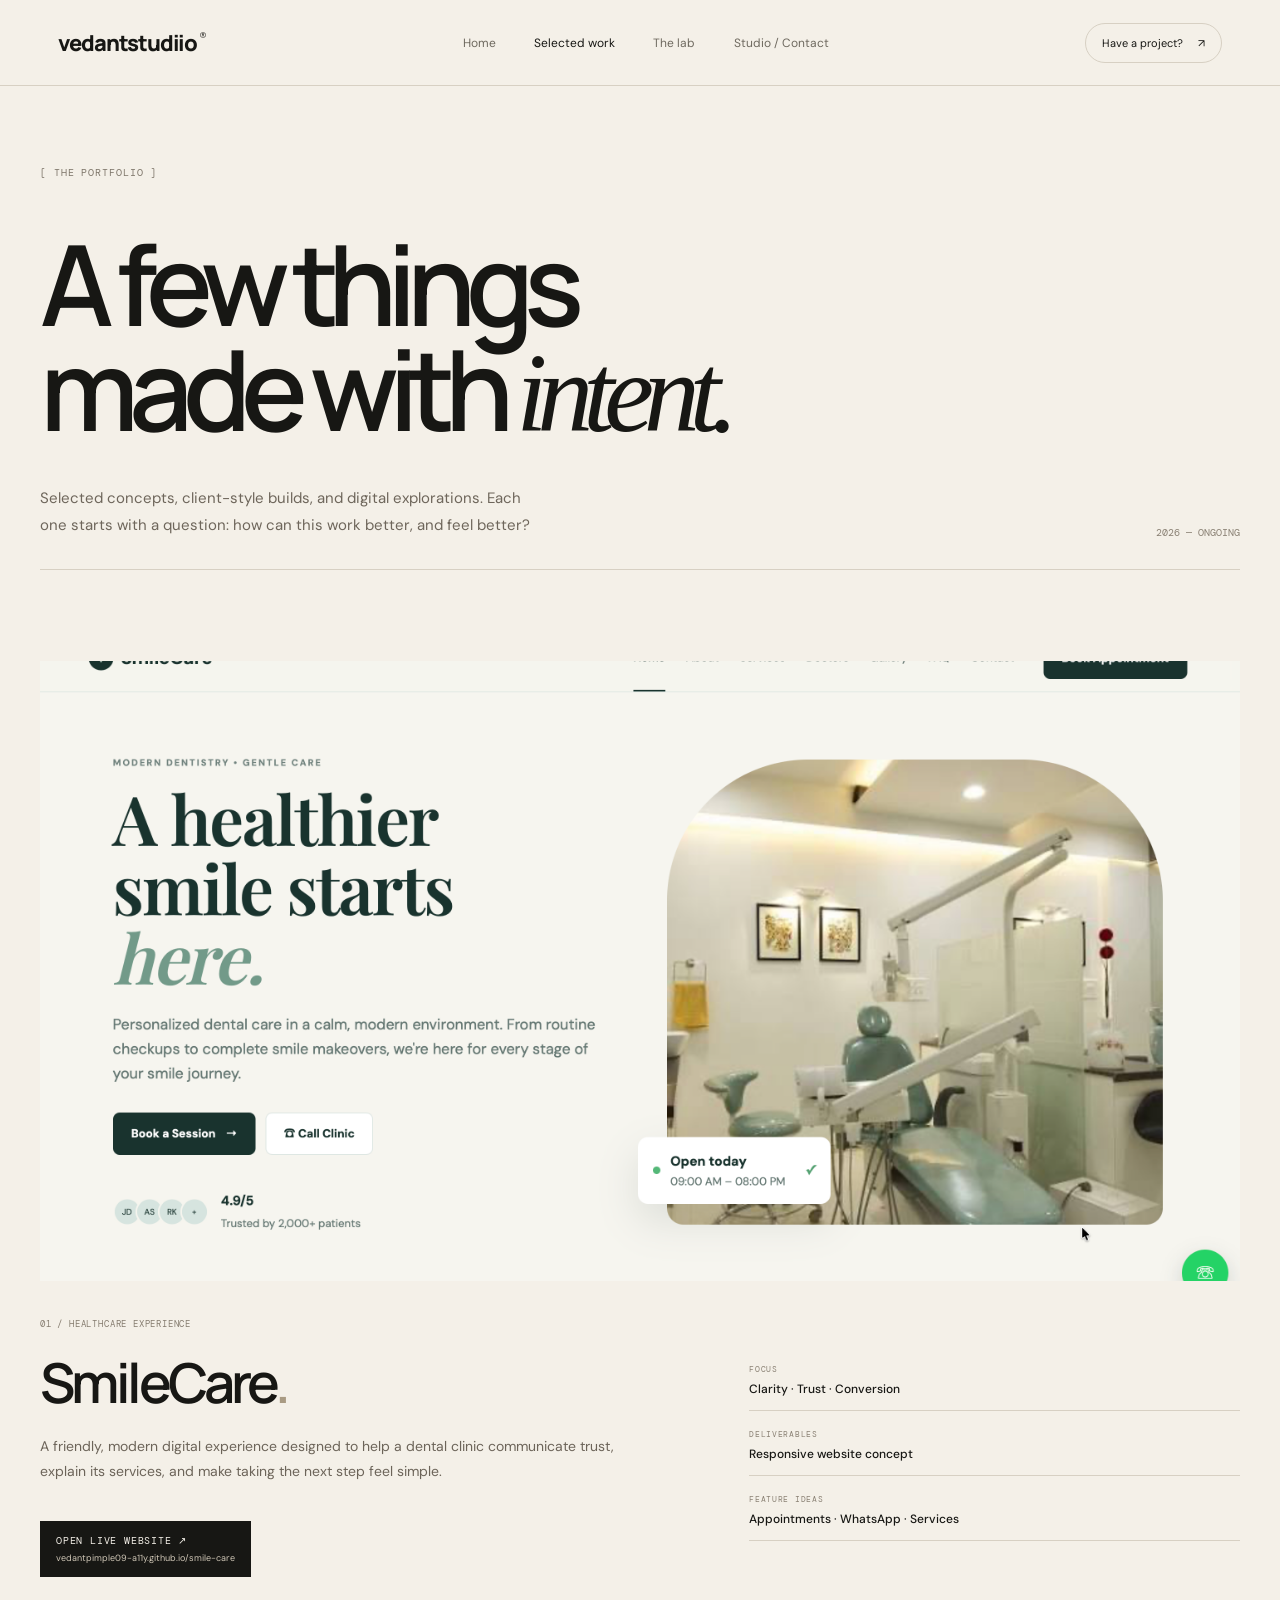
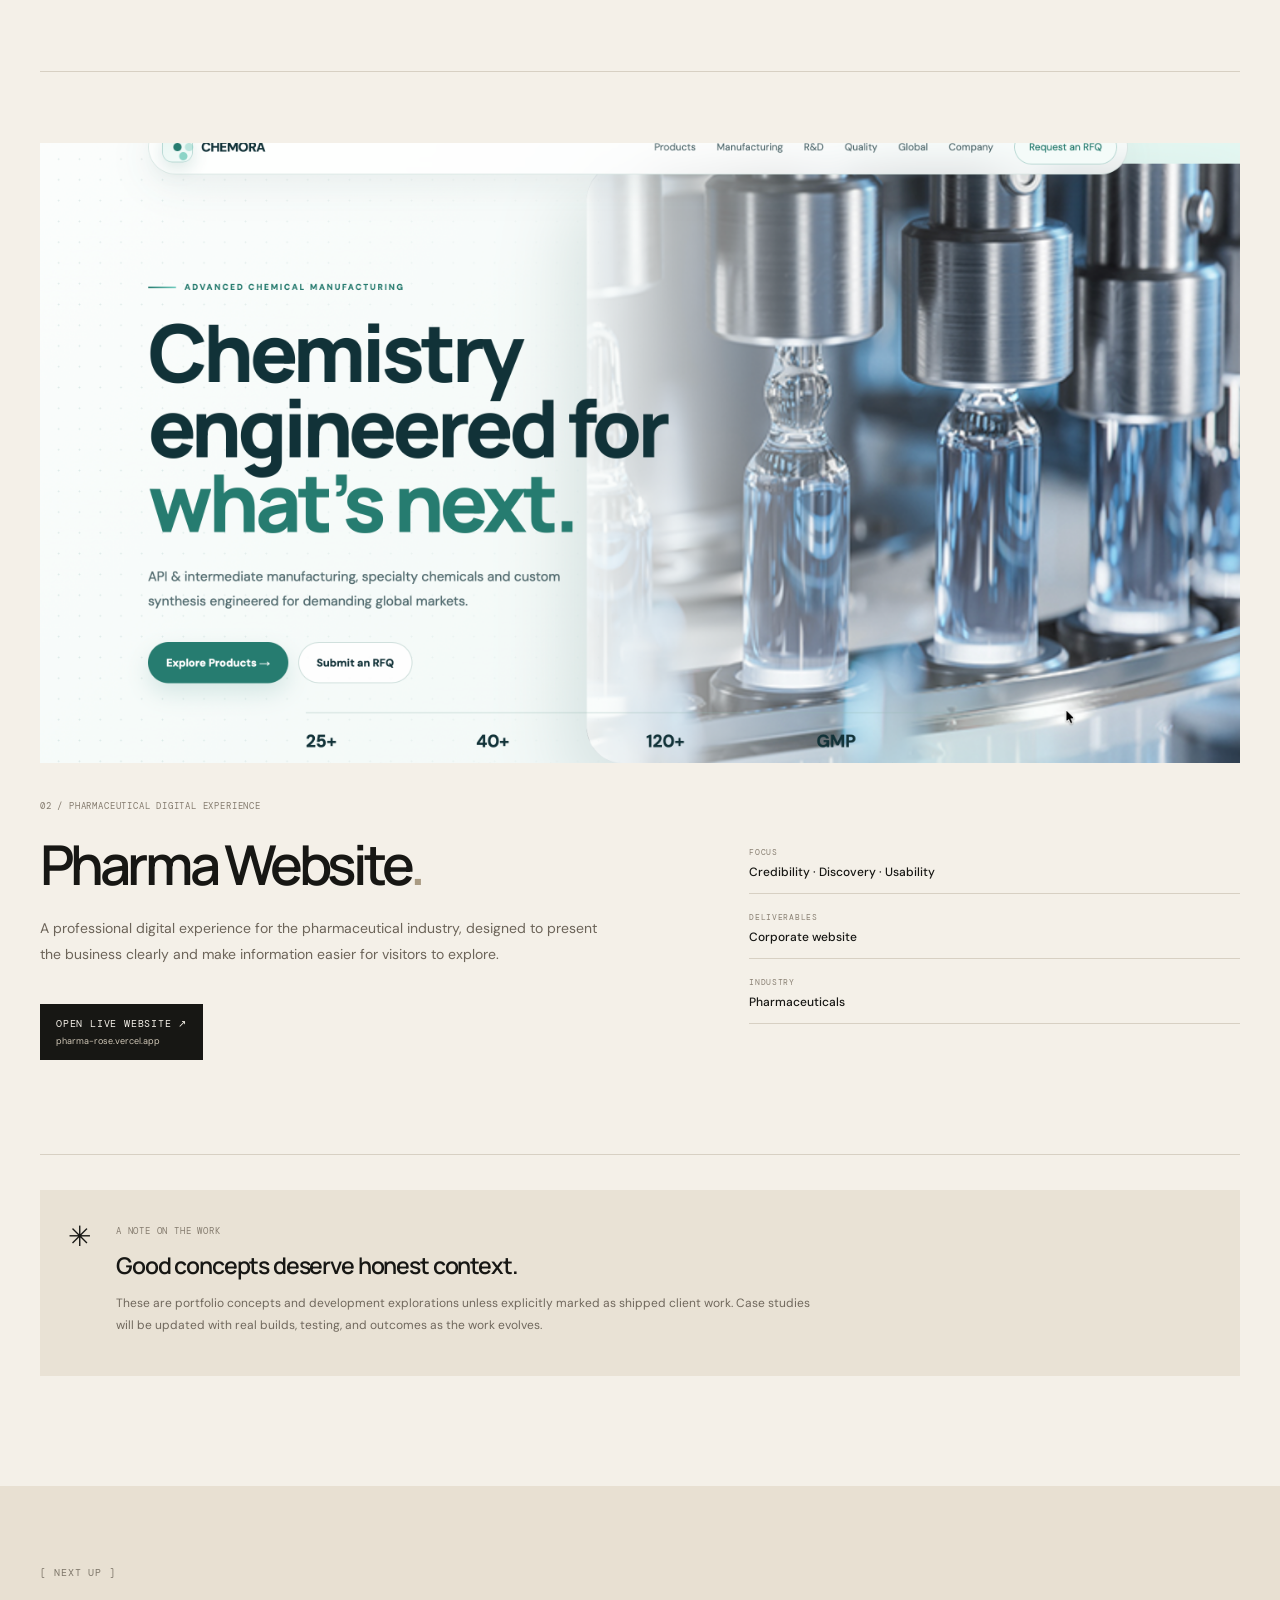
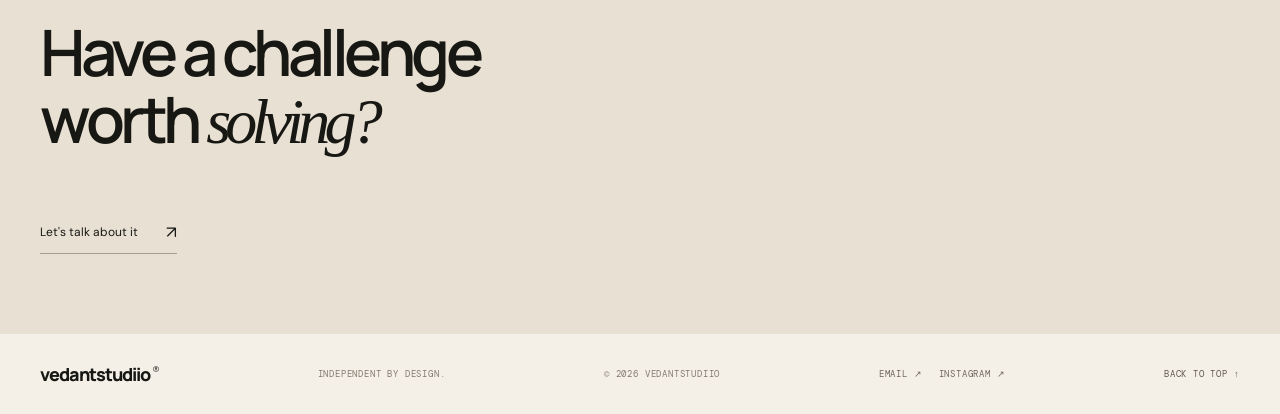
<file: work.html>
<!doctype html>
<html lang="en">
<head>
  <meta charset="utf-8">
  <meta name="viewport" content="width=device-width,initial-scale=1">
  <meta name="theme-color" content="#f4f0e8">
  <meta name="description" content="Selected digital projects by Vedantstudiio.">

  <title>Selected Work — Vedantstudiio®</title>

  <link rel="preconnect" href="https://fonts.googleapis.com">
  <link rel="preconnect" href="https://fonts.gstatic.com" crossorigin>
  <link href="https://fonts.googleapis.com/css2?family=DM+Mono:wght@400;500&family=DM+Sans:wght@400;500;600;700&family=Manrope:wght@400;500;600;700;800&display=swap" rel="stylesheet">

  <link rel="stylesheet" href="styles.css">
  <script defer src="script.js"></script>
</head>

<body>
  <header class="site-header">
    <a class="wordmark" href="index.html">vedantstudiio<span>®</span></a>

    <nav class="nav" id="nav">
      <a href="index.html">Home </a>
      <a class="active" href="work.html">Selected work </a>
      <a href="lab.html">The lab </a>
      <a href="about.html">Studio / Contact </a>
    </nav>

    <a class="header-cta" href="about.html#contact">Have a project? <span>↗</span></a>

    <button class="menu-toggle" aria-label="Toggle menu" aria-expanded="false">
      <span></span>
      <span></span>
    </button>
  </header>

  <main>
    <section class="page-hero shell">
      <p class="section-label">[ THE PORTFOLIO ]</p>

      <h1>A few things<br>made with <span class="serif-word">intent.</span></h1>

      <div class="page-hero-bottom">
        <p>Selected concepts, client-style builds, and digital explorations. Each one starts with a question: how can this work better, and feel better?</p>
        <span>2026 — ONGOING</span>
      </div>
    </section>

    <section class="work-list shell">

      <!-- PROJECT 1: SMILECARE -->
      <article class="work-detail" id="smilecare">
        <div class="project-visual dental-visual large-visual image-slot">
          <img class="replaceable-image" src="assets/smilecare.jpg" alt="SmileCare website preview" onerror="this.classList.add('image-missing')">
          <span class="image-hint">ADD SCREENSHOT · assets/smilecare.jpg</span>

          <div class="visual-top">
            <span>CASE STUDY / 01</span>
            <span>HEALTHCARE · WEB</span>
          </div>

          <div class="dental-window">
            <div class="dental-nav">
              <b>smile<span>care.</span></b>
              <small>Care that feels different.</small>
            </div>

            <div class="dental-copy">
              A healthier<br>
              <em>kind of smile.</em>
              <i>↗</i>
            </div>

            <div class="dental-sun"></div>
            <div class="dental-leaf leaf-a"></div>
            <div class="dental-leaf leaf-b"></div>
            <div class="dental-pill">YOUR SMILE, OUR PRIORITY</div>
          </div>

          <span class="visual-index">PROJECT 001</span>
        </div>

        <div class="work-detail-copy">
          <div>
            <span class="mini-label">01 / HEALTHCARE EXPERIENCE</span>

            <h2>SmileCare<span class="period">.</span></h2>

            <p>A friendly, modern digital experience designed to help a dental clinic communicate trust, explain its services, and make taking the next step feel simple.</p>

            <a
              class="project-live-link"
              href="https://vedantpimple09-a11y.github.io/smile-care/"
              target="_blank"
              rel="noopener noreferrer"
              aria-label="Visit the live SmileCare website"
            >
              OPEN LIVE WEBSITE ↗
              <small>vedantpimple09-a11y.github.io/smile-care</small>
            </a>
          </div>

          <div class="detail-meta">
            <div>
              <span>FOCUS</span>
              <b>Clarity · Trust · Conversion</b>
            </div>

            <div>
              <span>DELIVERABLES</span>
              <b>Responsive website concept</b>
            </div>

            <div>
              <span>FEATURE IDEAS</span>
              <b>Appointments · WhatsApp · Services</b>
            </div>
          </div>
        </div>
      </article>

      <!-- PROJECT 2: PHARMACEUTICAL WEBSITE -->
      <article class="work-detail" id="chemistry">
        <div class="project-visual chemistry-visual large-visual image-slot">
          <img class="replaceable-image" src="assets/elementa.jpg" alt="Pharmaceutical website preview" onerror="this.classList.add('image-missing')">
          <span class="image-hint">ADD SCREENSHOT · assets/elementa.jpg</span>

          <div class="visual-top">
            <span>CASE STUDY / 02</span>
            <span>PHARMACEUTICALS · WEB</span>
          </div>

          <div class="chem-orb orb-a"></div>
          <div class="chem-orb orb-b"></div>
          <div class="chem-orb orb-c"></div>
          <div class="chem-lines"></div>

          <div class="chem-title">
            PRECISION<br>
            <em>IN EVERY</em><br>
            MOLECULE.
          </div>

          <div class="chem-footer">
            <span>RESEARCH / QUALITY / SCALE</span>
            <span>VST—02</span>
          </div>

          <span class="visual-index">PROJECT 002</span>
        </div>

        <div class="work-detail-copy">
          <div>
            <span class="mini-label">02 / PHARMACEUTICAL DIGITAL EXPERIENCE</span>

            <h2>Pharma Website<span class="period">.</span></h2>

            <p>A professional digital experience for the pharmaceutical industry, designed to present the business clearly and make information easier for visitors to explore.</p>

            <a
              class="project-live-link"
              href="https://pharma-rose.vercel.app/"
              target="_blank"
              rel="noopener noreferrer"
              aria-label="Visit the live pharmaceutical website"
            >
              OPEN LIVE WEBSITE ↗
              <small>pharma-rose.vercel.app</small>
            </a>
          </div>

          <div class="detail-meta">
            <div>
              <span>FOCUS</span>
              <b>Credibility · Discovery · Usability</b>
            </div>

            <div>
              <span>DELIVERABLES</span>
              <b>Corporate website</b>
            </div>

            <div>
              <span>INDUSTRY</span>
              <b>Pharmaceuticals</b>
            </div>
          </div>
        </div>
      </article>

      <div class="note-card">
        <span class="note-symbol">✳</span>

        <div>
          <span class="mini-label">A NOTE ON THE WORK</span>

          <h3>Good concepts deserve honest context.</h3>

          <p>These are portfolio concepts and development explorations unless explicitly marked as shipped client work. Case studies will be updated with real builds, testing, and outcomes as the work evolves.</p>
        </div>
      </div>

    </section>

    <section class="next-project">
      <div class="shell next-project-inner">
        <p class="section-label">[ NEXT UP ]</p>

        <h2>Have a challenge<br>worth <span class="serif-word">solving?</span></h2>

        <a class="text-link" href="about.html#contact">Let's talk about it <span>↗</span></a>
      </div>
    </section>
  </main>

  <footer class="site-footer shell">
    <a class="wordmark" href="index.html">vedantstudiio<span>®</span></a>

    <span>INDEPENDENT BY DESIGN.</span>

    <span>© <span data-year>2026</span> VEDANTSTUDIIO</span>

    <div class="footer-social">
      <a href="mailto:vcryptofficial01@gmail.com">EMAIL ↗</a>
      <a href="https://instagram.com/vedantstudiio?srtk=dDhkZWZseGZianFi" target="_blank" rel="noopener noreferrer">INSTAGRAM ↗</a>
    </div>

    <a href="#top" class="back-top">BACK TO TOP ↑</a>
  </footer>
</body>
</html>
</file>
<file: styles.css>
:root{--paper:#f4f0e8;--paper-2:#e9e2d5;--ink:#171714;--muted:#777166;--line:#d7d0c3;--accent:#b7a88f;--mono:'DM Mono',monospace;--sans:'DM Sans',sans-serif;--display:'Manrope',sans-serif}*{box-sizing:border-box}html{scroll-behavior:smooth;scroll-padding-top:90px}body{margin:0;background:var(--paper);color:var(--ink);font-family:var(--sans);-webkit-font-smoothing:antialiased}a{color:inherit;text-decoration:none}button,input,textarea,select{font:inherit}.shell{width:min(1200px,calc(100% - 64px));margin-inline:auto}.loader{position:fixed;inset:0;background:var(--ink);color:var(--paper);z-index:1000;display:flex;flex-direction:column;align-items:center;justify-content:center;gap:12px;transition:opacity .65s ease,visibility .65s ease}.loader>span{font:800 72px var(--display);letter-spacing:-.1em}.loader-dot{color:#c2b49b}.loader small{font:10px var(--mono);letter-spacing:.18em}.loader.done{opacity:0;visibility:hidden}.site-header{height:86px;width:min(1440px,100%);padding:0 4.5%;margin:auto;display:flex;align-items:center;justify-content:space-between;border-bottom:1px solid var(--line);position:relative;z-index:30}.wordmark{font:800 22px var(--display);letter-spacing:-1.2px;white-space:nowrap}.wordmark span{font:10px var(--mono);vertical-align:top;margin-left:3px;letter-spacing:0}.nav{display:flex;align-items:center;gap:clamp(16px,3vw,42px)}.nav a{font-size:12px;color:#6e695f;transition:color .2s}.nav a:hover,.nav a.active{color:var(--ink)}.nav i{font:9px var(--mono);color:#9e9688;margin-left:5px}.header-cta{font-size:11px;border:1px solid var(--line);border-radius:50px;padding:12px 16px;transition:background .2s,color .2s}.header-cta span{margin-left:12px}.header-cta:hover{background:var(--ink);color:var(--paper)}.menu-toggle{display:none;background:none;border:0;padding:8px}.menu-toggle span{display:block;width:23px;height:1px;background:var(--ink);margin:6px}.hero{padding-top:68px}.eyebrow,.section-label,.mini-label,.hero-meta,.art-caption,.visual-top,.visual-index,.project-tags,.manifesto-bottom,.site-footer,.lab-board-head,.motion-label,.system-label,.type-art-small,.type-art-foot,.detail-meta span,.service-row>span,.contact-aside,.form-note{font:10px var(--mono);letter-spacing:.09em}.eyebrow{display:flex;align-items:center;gap:10px;color:#696357}.eyebrow-year{margin-left:auto}.status-dot{display:inline-block;width:7px;height:7px;border-radius:50%;background:#78916e;box-shadow:0 0 0 4px #78916e20}.hero h1,.page-hero h1{font:600 clamp(58px,9.5vw,132px)/.94 var(--display);letter-spacing:-.09em;margin:62px 0 28px;max-width:1100px}.serif-word{font-family:Georgia,'Times New Roman',serif;font-weight:400;font-style:italic;letter-spacing:-.09em}.period{color:#a99b83}.hero-bottom{display:flex;align-items:flex-end;justify-content:space-between;gap:32px;margin-bottom:54px}.hero-copy{font-size:16px;line-height:1.75;color:#666055;max-width:430px;margin:0}.round-link{width:100px;height:100px;border:1px solid var(--line);border-radius:50%;display:flex;flex-direction:column;align-items:center;justify-content:center;gap:7px;font-size:11px;line-height:1.3;transition:background .25s,color .25s,transform .25s}.round-link b{font-size:18px;font-weight:400}.round-link:hover{background:var(--ink);color:var(--paper);transform:rotate(-8deg)}.hero-art{height:clamp(300px,42vw,510px);background:#e7e0d3;position:relative;overflow:hidden}.art-grid{position:absolute;inset:0;background-image:linear-gradient(#1717140b 1px,transparent 1px),linear-gradient(90deg,#1717140b 1px,transparent 1px);background-size:42px 42px;mask-image:linear-gradient(90deg,transparent,#000 25%,#000 75%,transparent)}.orbit{position:absolute;border:1px solid #8d816d70;border-radius:50%;left:50%;top:50%;transform:translate(-50%,-50%) rotate(-25deg)}.orbit-one{width:64%;height:76%}.orbit-two{width:42%;height:110%;transform:translate(-50%,-50%) rotate(42deg)}.art-core{position:absolute;width:clamp(140px,22vw,270px);aspect-ratio:1;left:50%;top:50%;transform:translate(-50%,-50%);border-radius:50%;background:radial-gradient(circle at 35% 28%,#f7f1e6 0,#c8b99f 35%,#897d6b 72%,#554d42 100%);box-shadow:inset -22px -22px 35px #17171428,0 28px 80px #17171424;display:grid;place-items:center}.art-core:after{content:'';position:absolute;inset:9%;border:1px solid #f4f0e85c;border-radius:50%}.art-core span{font:700 clamp(48px,8vw,100px) var(--display);letter-spacing:-.12em;color:#27241f;text-shadow:0 1px 0 #fff6}.art-caption{position:absolute;bottom:24px;color:#6d6558}.art-caption-left{left:26px}.art-caption-right{right:26px}.art-cross{position:absolute;font-size:25px;color:#807461}.cross-one{top:20%;left:20%}.cross-two{bottom:20%;right:18%;font-size:32px}.hero-meta{display:flex;justify-content:space-between;color:#827a6d;padding:17px 0 0}.intro-band{margin-top:120px;background:#eae4d9;padding:90px 0}.intro-grid{display:grid;grid-template-columns:1fr 2fr;gap:8%}.section-label{color:#7e766a;margin:0}.intro-grid h2,.section-heading h2,.next-project h2{font:600 clamp(38px,5vw,66px)/1.04 var(--display);letter-spacing:-.07em;margin:0 0 24px;max-width:700px}.body-copy{color:#6a6358;font-size:15px;line-height:1.85;max-width:570px}.text-link{display:inline-flex;align-items:center;gap:28px;padding:10px 0;border-bottom:1px solid #a79d8c;font-size:12px;margin-top:16px}.text-link span{font-size:17px;transition:transform .2s}.text-link:hover span{transform:translate(3px,-3px)}.section-space{padding-top:110px;padding-bottom:110px}.section-heading{display:flex;align-items:flex-end;justify-content:space-between;gap:24px;margin-bottom:40px}.section-heading h2{margin:15px 0 0}.section-heading>.text-link{margin-bottom:8px}.project-grid{display:grid;grid-template-columns:1fr 1fr;gap:24px}.project-card{min-width:0}.project-visual{height:clamp(300px,39vw,475px);position:relative;overflow:hidden}.visual-top{position:absolute;z-index:3;left:22px;right:22px;top:20px;display:flex;justify-content:space-between;color:#5d574d;font-size:9px}.visual-index{position:absolute;bottom:18px;right:20px;color:#6d6559;font-size:9px}.dental-visual{background:#dce0d2}.dental-window{position:absolute;inset:16% 10% 13%;background:#f7f4ec;overflow:hidden;box-shadow:0 20px 60px #29291d14}.dental-nav{position:absolute;left:6%;right:6%;top:7%;display:flex;justify-content:space-between;align-items:center;z-index:2}.dental-nav b{font:800 16px var(--display);letter-spacing:-1px}.dental-nav b span{color:#809078}.dental-nav small{font-size:7px;color:#77796d}.dental-copy{position:absolute;z-index:2;left:8%;top:31%;font:700 clamp(23px,3.1vw,44px)/.98 var(--display);letter-spacing:-.08em}.dental-copy em{font-family:Georgia,serif;font-weight:400}.dental-copy i{font:18px var(--sans);display:inline-block;margin-left:12px}.dental-sun{position:absolute;width:44%;aspect-ratio:1;border-radius:50%;right:7%;top:25%;background:#d7d9c7}.dental-leaf{position:absolute;z-index:1;background:#8d9a7f;border-radius:100% 0 100% 0;transform:rotate(35deg)}.leaf-a{width:29%;height:52%;right:13%;bottom:-2%}.leaf-b{width:22%;height:40%;right:30%;bottom:0;transform:rotate(-32deg);background:#aab39b}.dental-pill{position:absolute;left:8%;bottom:10%;z-index:3;border:1px solid #b9b9a8;border-radius:30px;padding:8px 10px;font:8px var(--mono);letter-spacing:.08em}.chemistry-visual{background:#242821;color:#e9e4d8}.chemistry-visual .visual-top,.chemistry-visual .visual-index{color:#c7c0b2}.chem-orb{position:absolute;border-radius:50%;border:1px solid #c6b89b80}.orb-a{width:55%;aspect-ratio:1;right:-8%;top:17%;background:radial-gradient(circle at 33% 30%,#c3b497,#6f7563 42%,#30352b 72%);box-shadow:inset -25px -25px 40px #0b0e0b90,0 25px 70px #0003}.orb-b{width:25%;aspect-ratio:1;right:36%;top:18%;background:radial-gradient(circle at 30% 30%,#d6c7a9,#5e6657 80%)}.orb-c{width:15%;aspect-ratio:1;right:18%;bottom:16%;background:radial-gradient(circle at 35% 30%,#e4d4b5,#777b65 70%)}.chem-lines{position:absolute;inset:0;background:repeating-linear-gradient(120deg,transparent 0 32px,#d8cfb018 33px 34px)}.chem-title{position:absolute;left:9%;top:28%;z-index:2;font:700 clamp(27px,4vw,54px)/.94 var(--display);letter-spacing:-.08em}.chem-title em{font-family:Georgia,serif;font-weight:400}.chem-footer{position:absolute;left:22px;right:22px;bottom:22px;display:flex;justify-content:space-between;font:9px var(--mono);color:#c7c0b2;letter-spacing:.07em}.project-info{display:flex;justify-content:space-between;align-items:center;padding:20px 0 12px}.project-info h3{font:600 23px var(--display);letter-spacing:-.05em;margin:0 0 5px}.project-info p{font-size:12px;color:#777064;margin:0}.arrow-circle{display:grid;place-items:center;width:42px;height:42px;flex-shrink:0;border:1px solid var(--line);border-radius:50%;font-size:18px;transition:background .2s,color .2s,transform .2s}.project-card:hover .arrow-circle,.lab-submit .arrow-circle:hover{background:var(--ink);color:var(--paper);transform:rotate(45deg)}.project-tags{display:flex;gap:8px;flex-wrap:wrap;color:#837b6f;font-size:8px}.project-tags span,.lab-tags span{border:1px solid var(--line);border-radius:20px;padding:7px 10px}.manifesto{background:#d9d0c0;padding:85px 0 34px;overflow:hidden}.manifesto-inner{position:relative}.manifesto-text{font:700 clamp(72px,13vw,175px)/.82 var(--display);letter-spacing:-.105em;margin:65px 0 80px}.manifesto-text .serif-word{letter-spacing:-.11em}.manifesto-star{font:32px var(--sans);vertical-align:top;margin-left:18px;color:#877b66}.manifesto-bottom{border-top:1px solid #b7ad9d;padding-top:18px;display:flex;justify-content:space-between;color:#6c6356}.lab-strip{display:grid;grid-template-columns:70px 1fr 150px;align-items:center;gap:24px;border-top:1px solid var(--line);border-bottom:1px solid var(--line);padding:32px 0}.lab-number{font:12px var(--mono);color:#827a6d;align-self:start}.lab-main h3{font:600 clamp(23px,3vw,36px) var(--display);letter-spacing:-.06em;margin:12px 0}.lab-main p{font-size:13px;line-height:1.7;color:#71695e;max-width:560px;margin:0}.mini-label{font-size:9px;color:#857c6f}.lab-stamp{width:118px;height:118px;border:1px solid #a79b87;border-radius:50%;display:flex;align-items:center;justify-content:center;flex-direction:column;text-align:center;font:10px var(--mono);line-height:1.5;transform:rotate(10deg);color:#756b5a}.lab-stamp span{font-size:19px}.contact-banner{background:var(--ink);color:var(--paper);padding:85px 0 28px}.contact-banner .section-label{color:#a9a091}.contact-inner{position:relative}.contact-inner h2{font:600 clamp(65px,10vw,132px)/.88 var(--display);letter-spacing:-.09em;margin:55px 0 70px}.contact-inner h2 .serif-word{color:#c9bba4}.contact-circle{position:absolute;right:7%;top:30%;width:125px;height:125px;border:1px solid #827b6d;border-radius:50%;display:flex;align-items:center;justify-content:center;flex-direction:column;gap:10px;font-size:12px;line-height:1.35;transition:background .2s,color .2s,transform .2s}.contact-circle b{font-size:20px;font-weight:400}.contact-circle:hover{background:var(--paper);color:var(--ink);transform:rotate(-8deg)}.contact-bottom{display:flex;justify-content:space-between;border-top:1px solid #494840;padding-top:18px;font:10px var(--mono);letter-spacing:.08em;color:#aaa293}.contact-bottom a{color:var(--paper)}.site-footer{display:flex;align-items:center;justify-content:space-between;gap:20px;padding-top:28px;padding-bottom:28px;color:#827a6e;font-size:9px}.site-footer .wordmark{color:var(--ink);font:800 18px var(--display);letter-spacing:-1px}.back-top{color:#5f594f}.page-hero{padding-top:80px;padding-bottom:55px}.page-hero h1{font-size:clamp(60px,9vw,112px);margin:52px 0 38px}.page-hero-bottom{display:flex;align-items:flex-end;justify-content:space-between;gap:30px;border-bottom:1px solid var(--line);padding-bottom:30px}.page-hero-bottom p{font-size:15px;line-height:1.8;color:#6e665b;max-width:500px;margin:0}.page-hero-bottom>span{font:10px var(--mono);color:#8a8174;white-space:nowrap}.work-list{padding-bottom:110px}.work-detail{padding:36px 0 76px;border-bottom:1px solid var(--line);margin-bottom:35px}.large-visual{height:clamp(360px,55vw,620px)}.large-visual .dental-window{inset:13% 16% 12%}.large-visual .dental-copy{font-size:clamp(35px,6vw,75px)}.large-visual .dental-nav b{font-size:22px}.large-visual .dental-pill{font-size:10px;padding:11px 14px}.large-visual .chem-title{font-size:clamp(48px,8vw,100px)}.work-detail-copy{display:grid;grid-template-columns:1.2fr 1fr;gap:10%;padding-top:30px}.work-detail-copy h2{font:600 clamp(32px,5vw,55px) var(--display);letter-spacing:-.07em;margin:12px 0}.work-detail-copy>div:first-child>p{font-size:14px;line-height:1.85;color:#6c6459;max-width:580px}.detail-meta{display:grid;gap:18px;align-content:center}.detail-meta div{display:flex;flex-direction:column;gap:7px;border-bottom:1px solid var(--line);padding-bottom:13px}.detail-meta span{font-size:8px;color:#8a8174}.detail-meta b{font-size:12px;font-weight:500}.note-card{background:#e9e2d5;padding:28px;display:flex;gap:25px;align-items:flex-start}.note-symbol{font-size:28px}.note-card h3{font:600 23px var(--display);letter-spacing:-.05em;margin:10px 0}.note-card p{font-size:12px;line-height:1.8;color:#70685d;max-width:700px}.next-project{background:#e8e0d2;padding:80px 0}.next-project h2{margin:40px 0}.lab-hero{padding-bottom:40px}.live-note{display:flex;align-items:center;gap:9px}.lab-board{padding-bottom:110px}.lab-board-head{display:flex;justify-content:space-between;color:#857c70;padding:18px 0;border-top:1px solid var(--line)}.lab-item{display:grid;grid-template-columns:1fr 1fr;gap:6%;align-items:center;padding:35px 0;border-bottom:1px solid var(--line)}.lab-art{aspect-ratio:1.16;position:relative;overflow:hidden;background:#e6dece}.type-art{background:#d8cdbb;padding:8%;display:flex;flex-direction:column;justify-content:space-between}.type-art-small,.type-art-foot{color:#756a59}.type-art-big{font:700 clamp(48px,7vw,90px)/.8 var(--display);letter-spacing:-.11em}.type-art-big em{font-family:Georgia,serif;font-weight:400}.type-art-star{position:absolute;right:11%;top:12%;font-size:40px;color:#8e806b}.motion-art{background:#22251f;display:grid;place-items:center}.motion-rings{width:65%;aspect-ratio:1;position:relative;border-radius:50%;display:grid;place-items:center}.motion-rings span{position:absolute;inset:0;border:1px solid #c7bba4a6;border-radius:50%;animation:orbit 14s linear infinite}.motion-rings span:nth-child(2){inset:10%;transform:rotateX(65deg);animation-duration:10s}.motion-rings span:nth-child(3){inset:20%;transform:rotateY(65deg);animation-duration:17s}.motion-rings span:nth-child(4){inset:-10%;transform:rotate(55deg);animation-duration:22s}.motion-rings i{font:700 clamp(40px,6vw,70px) var(--display);letter-spacing:-.1em;color:#e5d9c4;font-style:normal}.motion-label{position:absolute;bottom:20px;left:20px;color:#c4b8a3}.system-art{background:#e1d9ca;display:grid;place-items:center}.system-window{width:70%;height:65%;background:#f6f2e9;border:1px solid #bcb2a0;position:relative;padding:13% 8%}.system-window-head{position:absolute;top:0;left:0;right:0;height:18%;border-bottom:1px solid #d4cbbb;display:flex;align-items:center;gap:5px;padding:0 8%}.system-window-head span{width:5px;height:5px;border-radius:50%;background:#b4a893}.system-window-head b{font:7px var(--mono);margin-left:auto;color:#847968}.system-block{position:absolute;border:1px solid #b9ad98}.block-a{left:8%;top:29%;width:44%;height:36%;background:#d6c9b4}.block-b{right:8%;top:29%;width:30%;height:22%;background:#8d9580}.block-c{right:8%;bottom:15%;width:30%;height:27%;background:#ece4d6}.system-line{position:absolute;left:8%;bottom:15%;width:44%;height:1px;background:#b9ad98}.system-label{position:absolute;bottom:18px;left:20px;color:#726756;font-size:8px}.lab-item-copy h2{font:600 clamp(28px,4vw,43px)/1.05 var(--display);letter-spacing:-.07em;margin:17px 0}.lab-item-copy p{font-size:13px;line-height:1.8;color:#71695e;max-width:430px}.lab-item-top{display:flex;align-items:center;justify-content:space-between;gap:12px}.status-pill{font:8px var(--mono);letter-spacing:.05em;padding:7px 9px;border:1px solid #c9beac;border-radius:20px;color:#766b5a;white-space:nowrap}.lab-tags{display:flex;gap:8px;flex-wrap:wrap;margin-top:22px;font:8px var(--mono);color:#81786b}.lab-submit{margin-top:55px;background:#e8e0d2;padding:28px;display:flex;align-items:center;gap:24px}.lab-submit-star{font-size:32px}.lab-submit div{flex:1}.lab-submit h3{font:600 25px var(--display);letter-spacing:-.05em;margin:9px 0}.lab-submit p{font-size:12px;color:#766e62;margin:0}.about-story{display:grid;grid-template-columns:.9fr 1.1fr;gap:10%;padding-top:45px;padding-bottom:110px}.about-mark{display:flex;flex-direction:column;align-items:center;justify-content:center;min-height:420px;background:#e5ddcf;position:relative;overflow:hidden}.about-mark:before,.about-mark:after{content:'';position:absolute;border:1px solid #b4a68f;border-radius:50%;width:120%;aspect-ratio:1}.about-mark:after{width:80%}.about-mark-inner{width:180px;aspect-ratio:1;background:radial-gradient(circle at 30% 25%,#f4ecdc,#b4a48b 60%,#827562);border-radius:50%;display:flex;flex-direction:column;align-items:center;justify-content:center;position:relative;z-index:1;box-shadow:inset -20px -20px 40px #17171420,0 20px 50px #1717141c}.about-mark-inner>span{font:800 90px var(--display);letter-spacing:-.14em}.about-mark-inner small{font:8px var(--mono);letter-spacing:.13em;text-align:center;line-height:1.6}.about-mark-inner b{position:absolute;right:-12px;top:10px;font-size:25px;font-weight:400}.about-mark-caption{position:absolute;bottom:18px;left:18px;font:8px var(--mono);color:#827664;letter-spacing:.08em}.about-copy h2{font:600 clamp(38px,5vw,62px)/1.02 var(--display);letter-spacing:-.08em;margin:30px 0}.about-copy>p:not(.section-label){font-size:14px;line-height:1.9;color:#6e665b}.principles{border-top:1px solid var(--line);margin-top:35px}.principles div{display:grid;grid-template-columns:35px 1fr;gap:6px;padding:15px 0;border-bottom:1px solid var(--line)}.principles span{font:9px var(--mono);color:#8a8174}.principles b{font-size:13px;font-weight:600}.principles p{grid-column:2;margin:0;font-size:11px;color:#7c7367}.services-band{background:#e8e0d2;padding:70px 0}.services-band>.shell>.section-label{margin-bottom:35px}.service-row{display:flex;justify-content:space-between;align-items:center;border-top:1px solid #c9bead;padding:18px 0}.service-row:last-child{border-bottom:1px solid #c9bead}.service-row h3{font:500 clamp(20px,3vw,34px) var(--display);letter-spacing:-.06em;margin:0}.service-row>span{color:#857b6c}.contact-section{padding-top:110px;padding-bottom:120px;display:grid;grid-template-columns:1fr 1fr;gap:12%}.contact-intro h2{font:600 clamp(54px,8vw,96px)/.9 var(--display);letter-spacing:-.09em;margin:55px 0 25px}.contact-intro h2 .serif-word{color:#9d8e76}.contact-intro>p:not(.section-label){font-size:14px;color:#6d655a;line-height:1.7}.contact-aside{display:flex;align-items:center;gap:10px;margin-top:55px;color:#7b7367;font-size:9px}.contact-form{display:flex;flex-direction:column;align-items:stretch}.contact-form label{font:9px var(--mono);letter-spacing:.08em;color:#7d7468;margin:0 0 9px}.contact-form input,.contact-form textarea,.contact-form select{width:100%;border:0;border-bottom:1px solid #c9c0b3;background:transparent;border-radius:0;padding:12px 0 14px;margin-bottom:27px;outline:none;color:var(--ink);font-size:13px}.contact-form input:focus,.contact-form textarea:focus,.contact-form select:focus{border-color:var(--ink)}.contact-form input::placeholder,.contact-form textarea::placeholder{color:#a29a8d}.contact-form select{color:#82796c}.contact-form select:valid{color:var(--ink)}.contact-form textarea{resize:vertical;min-height:100px}.submit-button{border:0;background:var(--ink);color:var(--paper);padding:17px 20px;display:flex;justify-content:space-between;align-items:center;cursor:pointer;font-size:12px;transition:background .2s}.submit-button:hover{background:#4b4a40}.submit-button span{font-size:18px}.form-note{font-size:8px;color:#8c8377;line-height:1.7;letter-spacing:.02em;margin-top:12px}.form-feedback{font-size:12px;color:#5f7054;line-height:1.6}@keyframes orbit{to{transform:rotate(360deg)}}@media(min-width:1400px){.hero h1{font-size:132px}}@media(max-width:900px){.site-header{padding:0 24px}.nav{gap:16px}.nav a{font-size:11px}.header-cta{display:none}.shell{width:calc(100% - 48px)}.hero{padding-top:50px}.hero h1{margin-top:50px}.intro-grid{grid-template-columns:1fr 2fr;gap:5%}.section-space{padding-top:85px;padding-bottom:85px}.contact-circle{right:0;width:105px;height:105px}.lab-item{gap:4%}.about-story{gap:6%}.about-mark{min-height:350px}.about-mark-inner{width:145px}.about-mark-inner>span{font-size:70px}}@media(max-width:680px){.shell{width:calc(100% - 38px)}.site-header{height:72px;padding:0 19px}.wordmark{font-size:20px}.menu-toggle{display:block;z-index:2}.nav{display:none;position:absolute;top:71px;left:0;right:0;background:var(--paper);padding:25px 22px 30px;border-bottom:1px solid var(--line);flex-direction:column;align-items:stretch;gap:0}.nav.open{display:flex}.nav a{font-size:15px;padding:15px 0;border-bottom:1px solid var(--line)}.nav i{float:right}.hero{padding-top:40px}.eyebrow{font-size:8px;gap:7px}.eyebrow-year{font-size:8px}.hero h1,.page-hero h1{font-size:clamp(53px,13.5vw,82px);margin:47px 0 24px}.hero-bottom{align-items:flex-start;margin-bottom:35px;gap:15px}.hero-copy{font-size:13px;max-width:270px}.round-link{width:78px;height:78px;font-size:9px;flex-shrink:0}.hero-art{height:310px}.art-core{width:155px}.orbit-one{width:82%;height:65%}.orbit-two{width:60%;height:100%}.art-caption{font-size:7px;bottom:14px}.art-caption-left{left:12px}.art-caption-right{right:12px}.cross-one{left:10%;top:15%}.cross-two{right:9%;bottom:17%}.hero-meta{font-size:7px;gap:12px}.hero-meta span:last-child{text-align:right}.intro-band{margin-top:75px;padding:55px 0}.intro-grid{grid-template-columns:1fr;gap:28px}.intro-grid h2,.section-heading h2,.next-project h2{font-size:42px}.body-copy{font-size:13px}.section-space{padding-top:70px;padding-bottom:70px}.section-heading{align-items:flex-start;flex-direction:column;margin-bottom:27px;gap:0}.section-heading>.text-link{margin-top:8px}.project-grid{grid-template-columns:1fr;gap:35px}.project-visual{height:340px}.dental-copy{font-size:36px}.chem-title{font-size:45px}.project-info h3{font-size:21px}.project-info p{max-width:260px;line-height:1.5}.manifesto{padding:55px 0 25px}.manifesto-text{font-size:clamp(62px,15vw,95px);margin:55px 0 65px}.manifesto-bottom{font-size:7px;gap:20px}.manifesto-star{font-size:20px;margin-left:8px}.lab-strip{grid-template-columns:30px 1fr;gap:15px;padding:25px 0}.lab-stamp{grid-column:2;width:85px;height:85px;font-size:8px;justify-self:start;margin-top:10px}.lab-main h3{font-size:25px}.lab-main p{font-size:12px}.contact-banner{padding-top:60px}.contact-inner h2{font-size:clamp(60px,14vw,90px);margin:50px 0 70px}.contact-circle{position:relative;top:auto;right:auto;width:95px;height:95px;margin:-35px 0 50px auto;font-size:10px}.contact-bottom{font-size:7px;gap:15px}.site-footer{display:grid;grid-template-columns:1fr 1fr;gap:18px;font-size:8px}.site-footer>*:nth-child(even){text-align:right}.page-hero{padding-top:55px;padding-bottom:35px}.page-hero h1{margin:45px 0 30px}.page-hero-bottom{align-items:flex-start;flex-direction:column;gap:20px}.page-hero-bottom p{font-size:13px}.page-hero-bottom>span{font-size:8px}.work-list{padding-bottom:70px}.work-detail{padding:25px 0 50px;margin-bottom:20px}.large-visual{height:340px}.large-visual .dental-window{inset:17% 8% 13%}.large-visual .dental-copy{font-size:39px}.large-visual .dental-nav b{font-size:17px}.large-visual .dental-pill{font-size:7px}.large-visual .chem-title{font-size:43px}.work-detail-copy{grid-template-columns:1fr;gap:20px;padding-top:20px}.work-detail-copy h2{font-size:35px}.work-detail-copy>div:first-child>p{font-size:13px}.detail-meta{grid-template-columns:1fr 1fr;gap:15px}.detail-meta div:last-child{grid-column:1/-1}.note-card{padding:20px;gap:15px}.note-card h3{font-size:20px}.next-project{padding:55px 0}.next-project h2{font-size:44px}.lab-board-head{font-size:7px;gap:12px}.lab-board-head span:last-child{text-align:right}.lab-item{grid-template-columns:1fr;gap:25px;padding:28px 0}.lab-art{aspect-ratio:1.15}.type-art-big{font-size:70px}.lab-item-copy h2{font-size:31px}.lab-item-copy p{font-size:12px}.lab-submit{padding:20px;gap:13px;flex-wrap:wrap}.lab-submit h3{font-size:21px}.lab-submit p{line-height:1.6}.lab-submit-star{font-size:24px}.about-story{grid-template-columns:1fr;gap:45px;padding-top:25px;padding-bottom:70px}.about-mark{min-height:310px}.about-mark-inner{width:150px}.about-copy h2{font-size:44px;margin:25px 0}.about-copy>p:not(.section-label){font-size:13px}.services-band{padding:55px 0}.service-row h3{font-size:21px}.contact-section{grid-template-columns:1fr;gap:45px;padding-top:70px;padding-bottom:75px}.contact-intro h2{font-size:68px;margin:45px 0 20px}.contact-aside{margin-top:30px}.contact-form input,.contact-form textarea,.contact-form select{margin-bottom:23px}.loader>span{font-size:60px}}@media(prefers-reduced-motion:reduce){*,*:before,*:after{scroll-behavior:auto!important;animation-duration:.01ms!important;animation-iteration-count:1!important;transition-duration:.01ms!important}}
.reveal{opacity:0;transform:translateY(16px);transition:opacity .7s ease,transform .7s cubic-bezier(.2,.7,.2,1)}.reveal.is-visible{opacity:1;transform:translateY(0)}


/* Vedantstudiio refinement pass: responsive polish + direct contact links */
:where(a,button,input,textarea,select):focus-visible{outline:2px solid #8d7c60;outline-offset:4px}
img,svg,video,canvas{max-width:100%}
body{overflow-wrap:break-word}
.footer-social{display:flex;align-items:center;gap:16px;flex-wrap:wrap}
.footer-social a{color:#6e675c;transition:color .2s}
.footer-social a:hover{color:var(--ink)}
.about-social-actions{display:flex;flex-wrap:wrap;gap:10px;margin-top:28px}
.social-action{display:inline-flex;align-items:center;justify-content:space-between;gap:24px;border:1px solid var(--line);border-radius:999px;padding:13px 17px;font-size:12px;transition:background .2s,color .2s,border-color .2s}
.social-action span{font-size:16px}
.social-action:hover{background:#e8e0d2;border-color:#c8bdac}
.social-action-dark{background:var(--ink);color:var(--paper);border-color:var(--ink)}
.social-action-dark:hover{background:#454238;color:var(--paper)}
.contact-email-line{font:9px var(--mono);letter-spacing:.06em;color:#8a8174;margin-top:26px;line-height:1.9}
.contact-email-line a{display:block;color:var(--ink);font:500 13px var(--sans);letter-spacing:0;overflow-wrap:anywhere}
@media(max-width:680px){
  html{scroll-padding-top:78px}
  .site-header{padding-inline:18px}
  .wordmark{font-size:clamp(17px,5vw,20px);letter-spacing:-1px}
  .menu-toggle{min-width:44px;min-height:44px;display:grid;place-content:center}
  .menu-toggle span{margin:4px 0}
  .nav{top:71px;padding:15px 20px 22px;box-shadow:0 16px 24px #1717140a}
  .nav a{min-height:48px;display:flex;align-items:center;justify-content:space-between}
  .hero h1,.page-hero h1{font-size:clamp(47px,12.8vw,76px);letter-spacing:-.085em;overflow-wrap:normal}
  .eyebrow{flex-wrap:wrap;line-height:1.6}
  .eyebrow-year{margin-left:auto}
  .hero-bottom{align-items:center}
  .hero-copy{max-width:none;flex:1;min-width:0}
  .round-link{width:74px;height:74px}
  .hero-art{height:clamp(245px,76vw,310px)}
  .art-grid{background-size:30px 30px}
  .hero-meta{align-items:flex-start;line-height:1.7}
  .hero-meta span{max-width:48%}
  .project-visual{height:clamp(270px,86vw,340px)}
  .dental-copy{font-size:clamp(29px,9vw,36px)}
  .chem-title{font-size:clamp(36px,10vw,45px)}
  .contact-bottom{align-items:flex-start;line-height:1.8}
  .contact-bottom span,.contact-bottom a{max-width:48%}
  .site-footer{grid-template-columns:1fr 1fr;align-items:start;gap:17px 12px;padding-top:26px;padding-bottom:28px;line-height:1.8}
  .site-footer .wordmark{font-size:18px}
  .footer-social{grid-column:1/-1;gap:20px;padding-top:4px}
  .site-footer .back-top{grid-column:2;grid-row:2}
  .footer-social a,.back-top{min-height:36px;display:inline-flex;align-items:center}
  .about-social-actions{display:grid;grid-template-columns:1fr;max-width:320px}
  .social-action{min-height:46px}
  .contact-email-line{font-size:8px}
  .contact-email-line a{font-size:13px}
  .contact-section{gap:35px}
  .contact-form input,.contact-form textarea,.contact-form select{font-size:16px}
  .submit-button{min-height:50px}
}
@media(max-width:360px){
  .shell{width:calc(100% - 30px)}
  .site-header{padding-inline:15px}
  .wordmark{font-size:17px}
  .hero h1,.page-hero h1{font-size:clamp(43px,12.2vw,52px)}
  .eyebrow-year{width:100%;margin-left:17px}
  .hero-bottom{gap:10px}
  .round-link{width:66px;height:66px;font-size:8px}
  .manifesto-bottom{flex-wrap:wrap}
}
@media(hover:none){.round-link:hover{transform:none}}

/* Replaceable image slots: existing CSS artwork stays visible until a matching image is added. */
.image-slot{position:relative;isolation:isolate}
.replaceable-image{position:absolute;inset:0;width:100%;height:100%;object-fit:cover;display:block;z-index:5;transition:opacity .25s ease}
.replaceable-image.image-missing{display:none}
.image-hint{position:absolute;z-index:6;left:12px;bottom:12px;padding:7px 9px;background:#f4f0e8e8;color:#171714;border:1px solid #d7d0c3;font:8px 'DM Mono',monospace;letter-spacing:.04em;max-width:calc(100% - 24px);pointer-events:none}
.image-slot:has(.replaceable-image:not(.image-missing)) .image-hint{display:none}
.about-mark.image-slot{overflow:hidden}
.portrait-image{object-position:center 30%}
.project-live-link{display:inline-flex;flex-direction:column;align-items:flex-start;gap:5px;margin:22px 0 18px;padding:13px 16px;background:var(--ink);color:var(--paper);font:10px var(--mono);letter-spacing:.08em;width:max-content;max-width:100%}
.project-live-link small{font:9px var(--sans);letter-spacing:0;color:#d0c7b7}
@media(max-width:680px){.image-hint{font-size:7px;left:8px;bottom:8px;padding:6px 7px}.project-live-link{width:100%}}

/* Extra photo-ready Lab studies: replace each image path in lab.html with your own file. */
.lab-photo-art{overflow:hidden;background:#ddd2bf;color:#171714;min-height:260px}
.lab-photo-05{background:#d9ded2}.lab-photo-06{background:#252922;color:#f4f0e8}.lab-photo-07{background:#e4d8c8}.lab-photo-08{background:#d7d0c3}
.photo-art-index,.photo-art-foot{position:absolute;z-index:1;font:9px var(--mono);letter-spacing:.09em;opacity:.72}
.photo-art-index{top:28px;left:28px}.photo-art-foot{bottom:24px;left:28px;right:28px}
.photo-art-word{position:absolute;z-index:1;left:7%;top:28%;font:800 clamp(42px,6vw,78px)/.86 var(--display);letter-spacing:-.09em}
.photo-art-word em{font-family:Georgia,serif;font-weight:400}
.lab-photo-art .replaceable-image{object-fit:cover}
@media(max-width:680px){.photo-art-index{top:18px;left:18px}.photo-art-foot{bottom:18px;left:18px}.photo-art-word{font-size:clamp(44px,12vw,70px)}}
</file>
